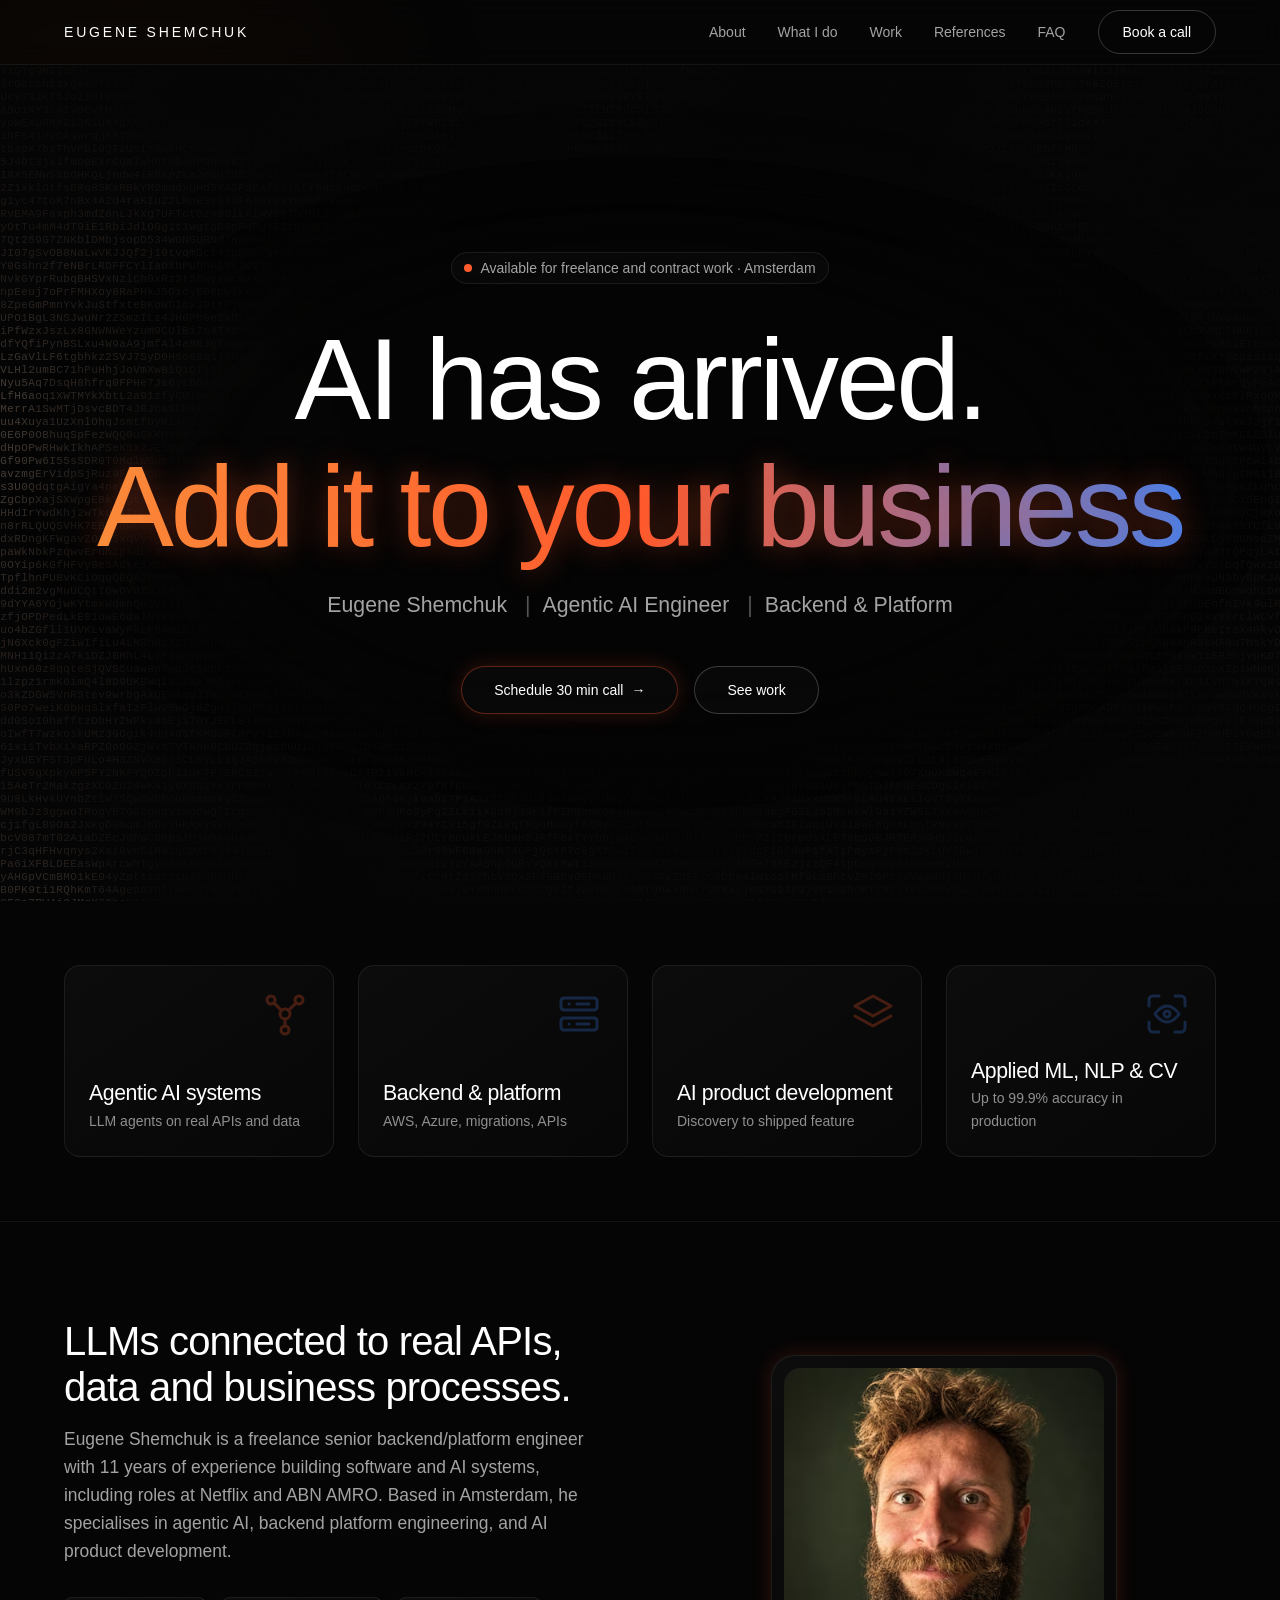
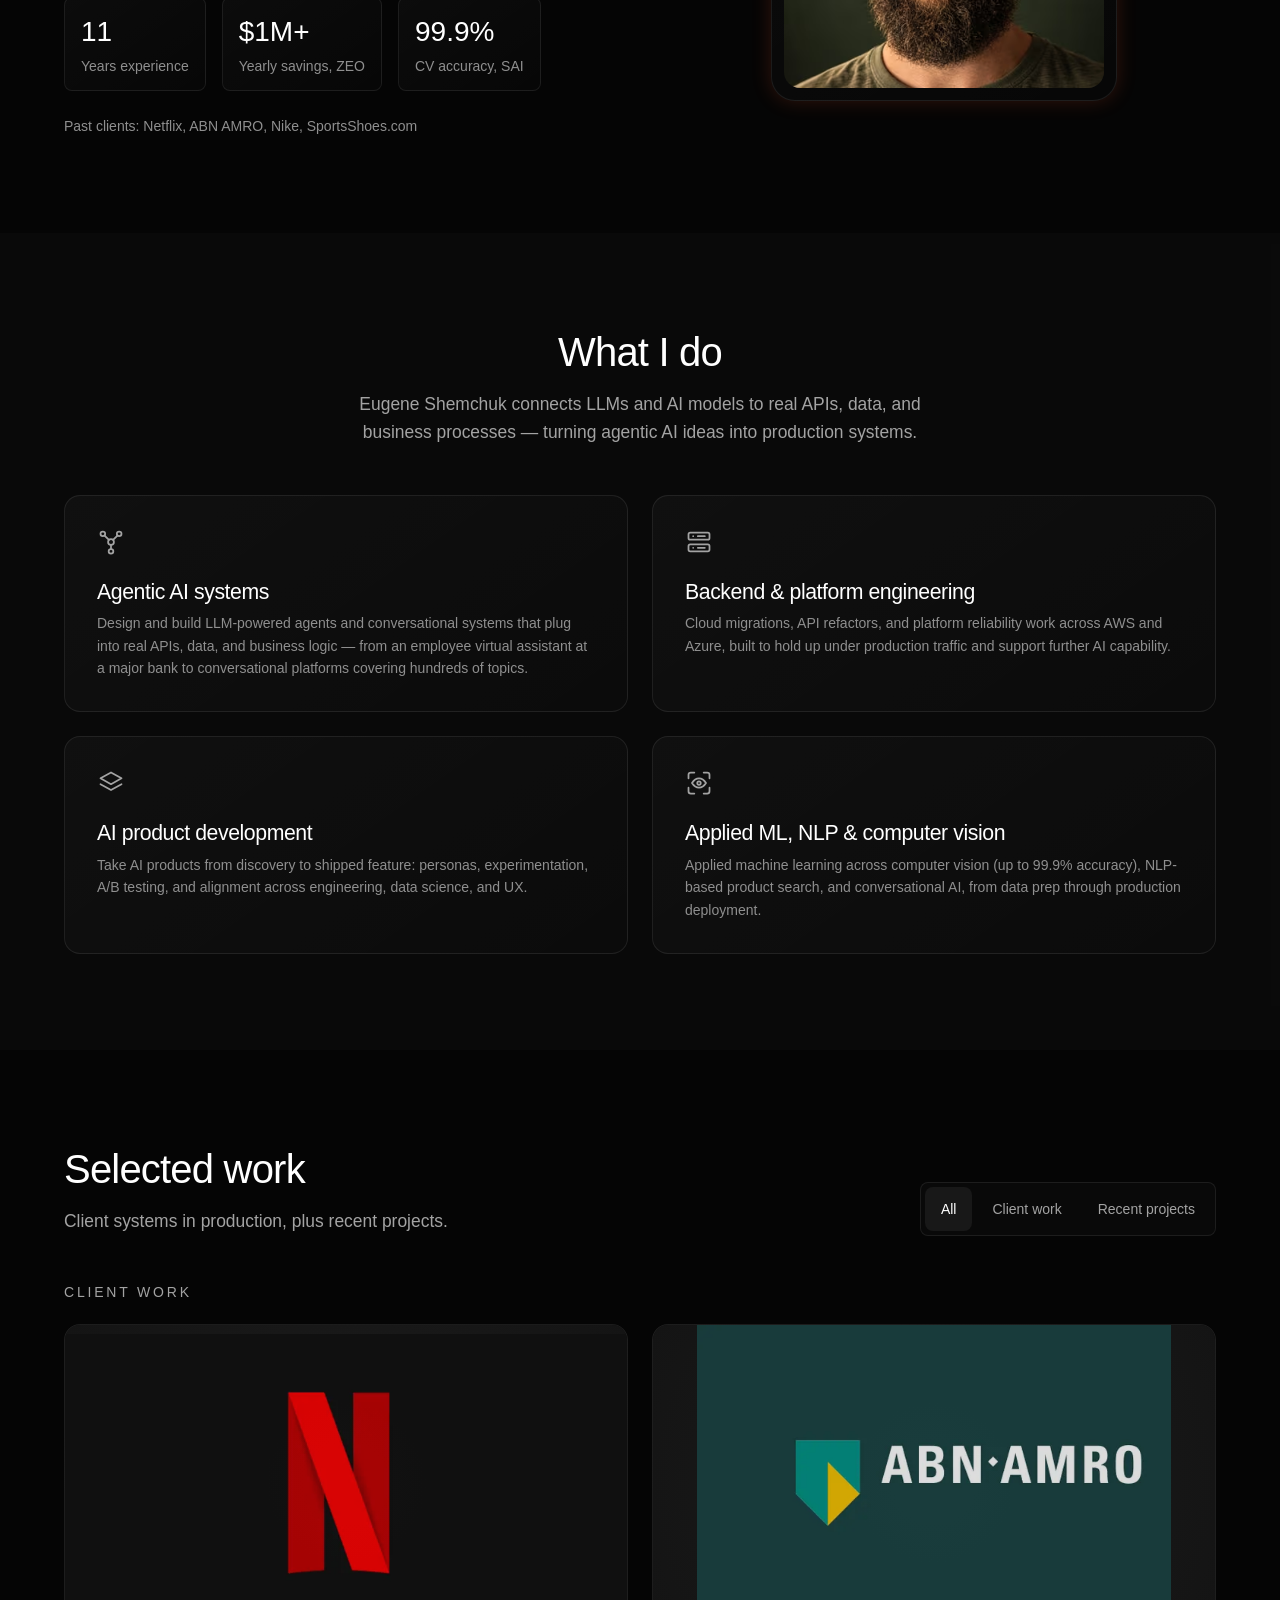
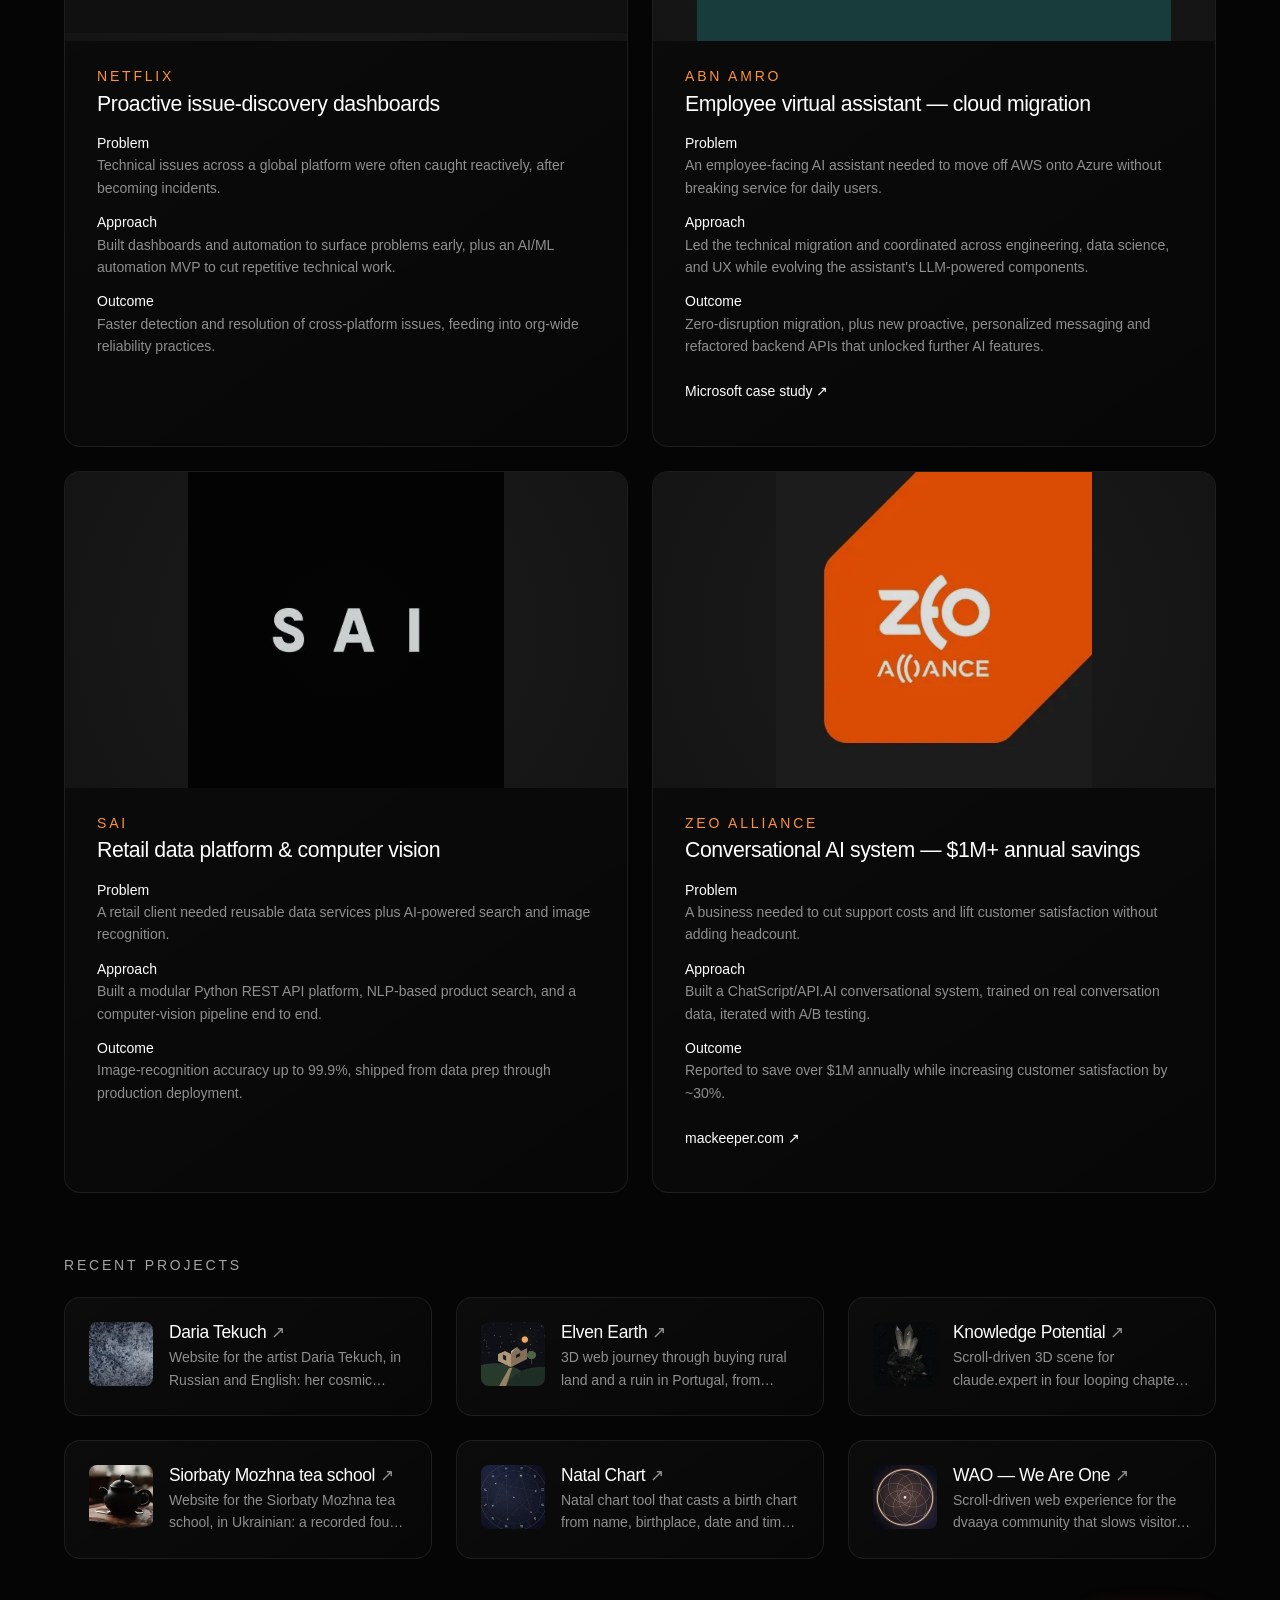
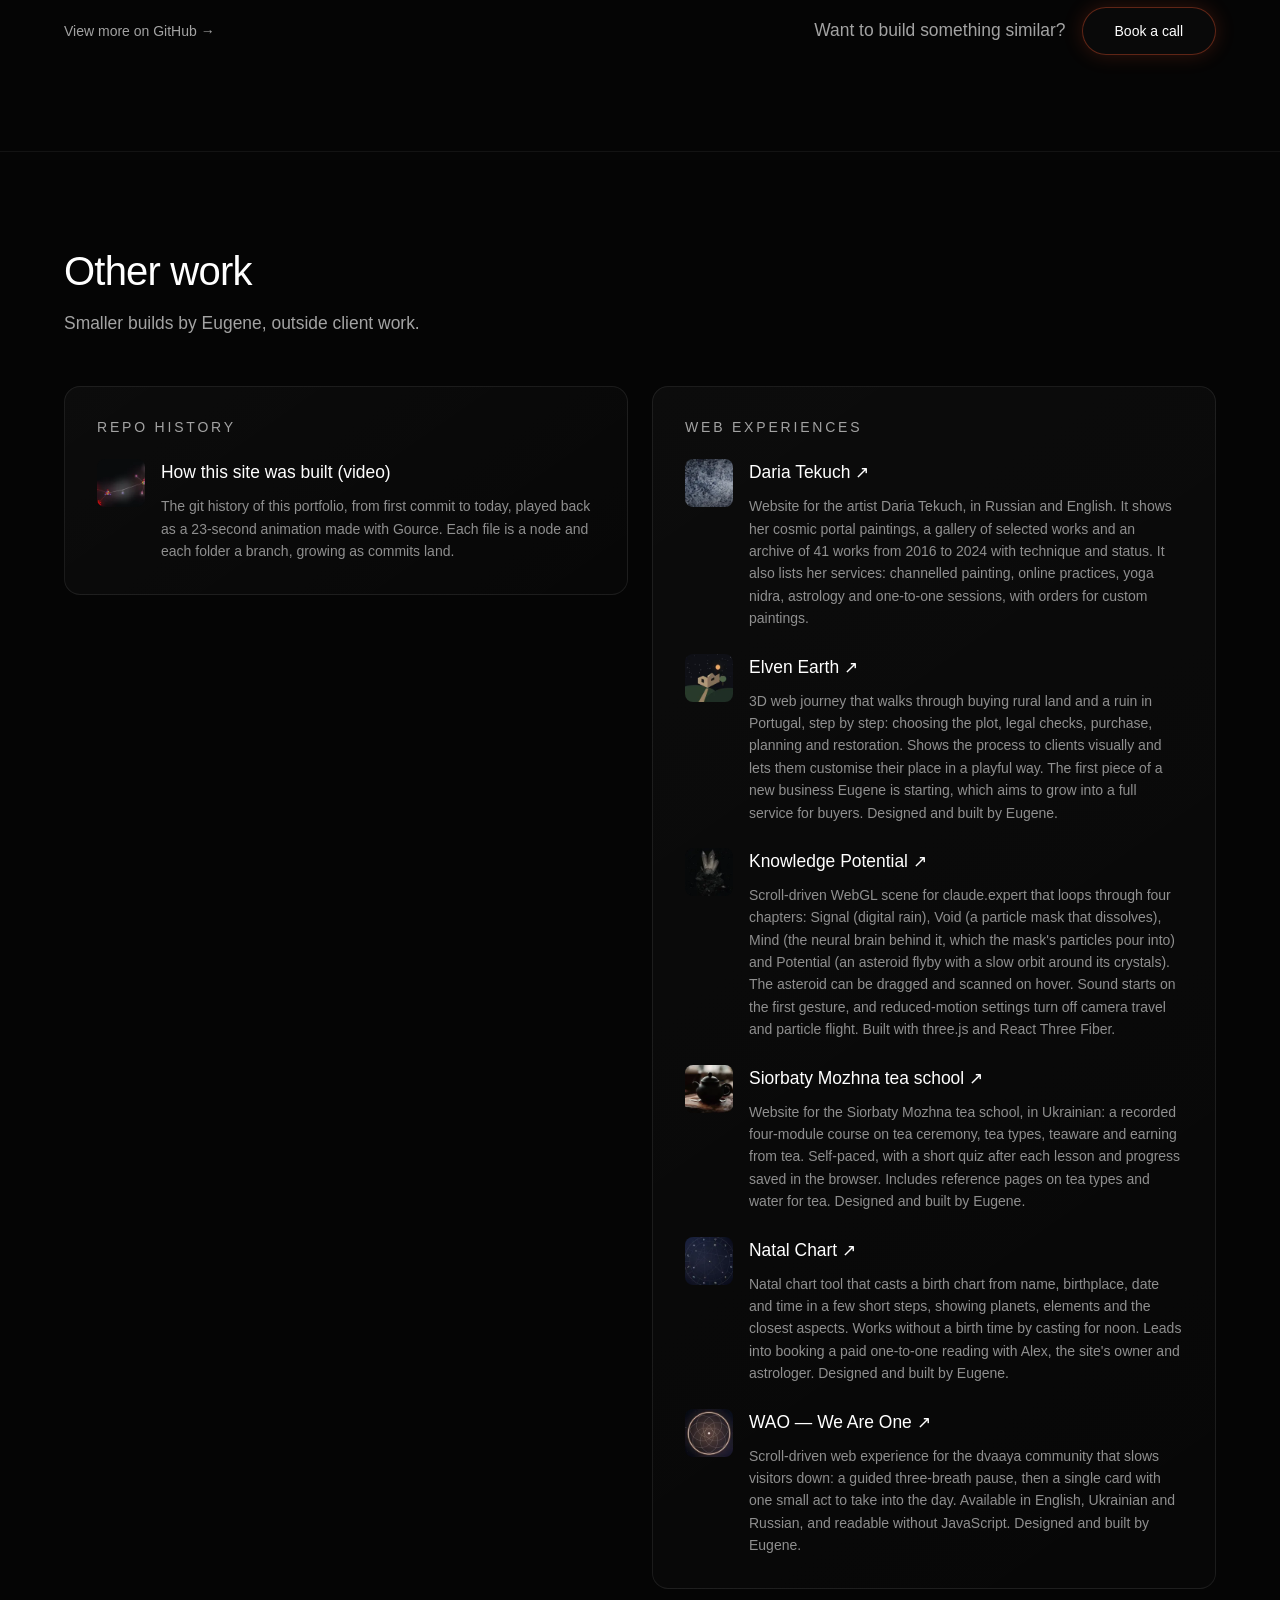
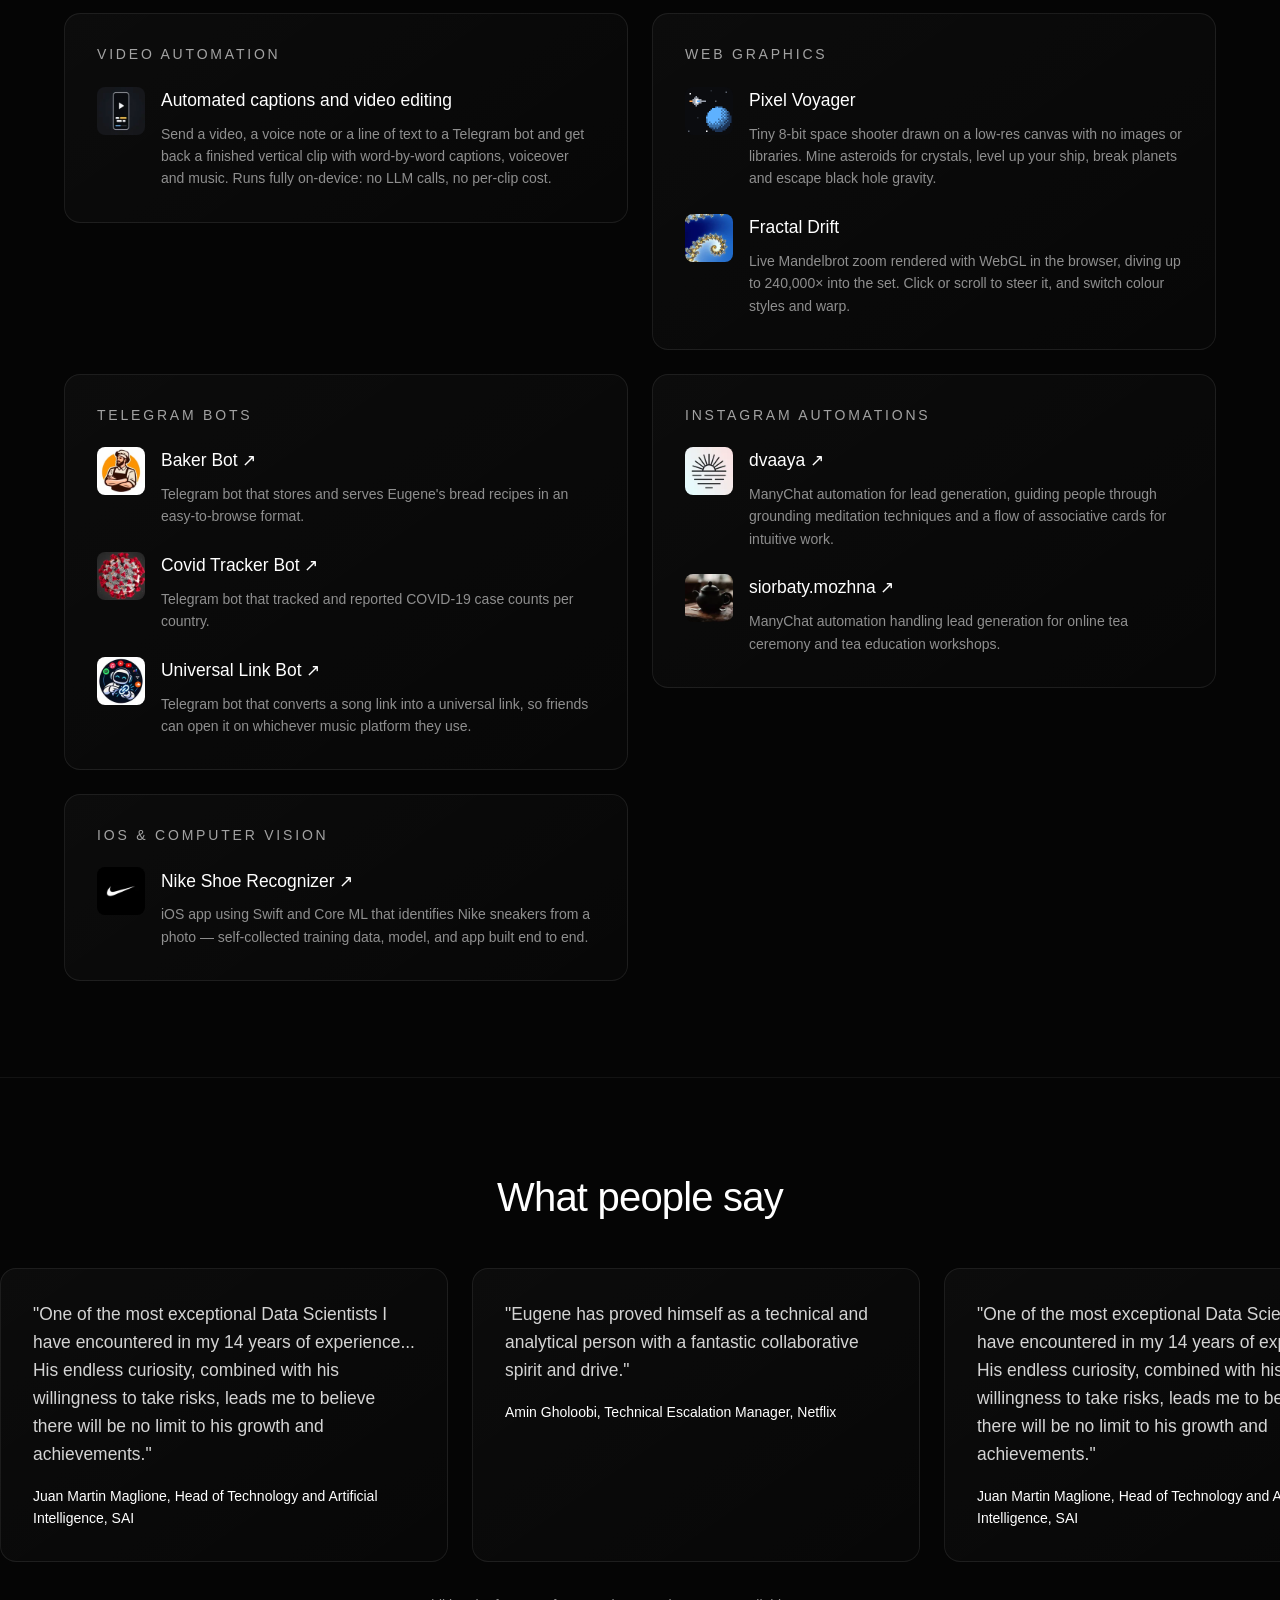
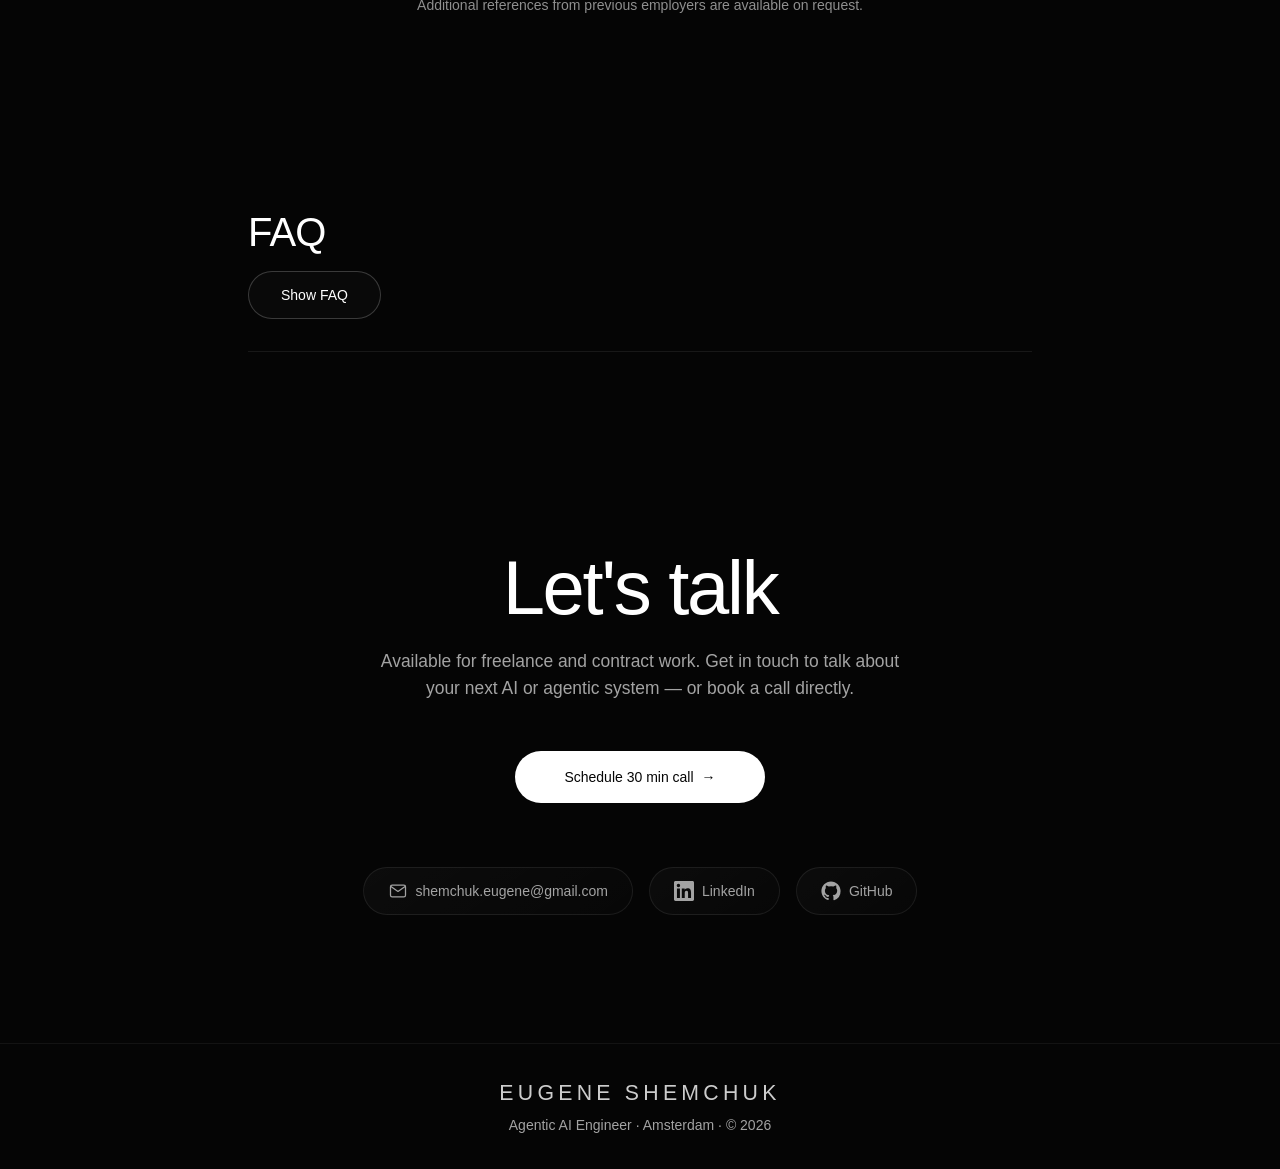
<file: index.html>
<!doctype html>
<html lang="en">
<head>
  <script>document.documentElement.classList.add("js");</script>
  <meta charset="UTF-8" />
  <meta name="viewport" content="width=device-width, initial-scale=1" />
  <title>Eugene Shemchuk — Agentic AI & Platform Engineer, Amsterdam</title>
  <meta name="description" content="Eugene Shemchuk is a freelance senior backend/platform engineer in Amsterdam specialising in agentic AI systems and AI product development. Available for contract work." />
  <link rel="canonical" href="https://eugeneshemchuk.github.io/Portfolio/" />

  <meta property="og:type" content="profile" />
  <meta property="og:title" content="Eugene Shemchuk — Agentic AI & Platform Engineer, Amsterdam" />
  <meta property="og:description" content="Freelance senior backend/platform engineer building agentic AI systems and AI-powered products. Based in Amsterdam, available for contract work." />
  <meta property="og:url" content="https://eugeneshemchuk.github.io/Portfolio/" />
  <meta property="og:image" content="https://eugeneshemchuk.github.io/Portfolio/assets/img/og-image.jpg" />
  <meta property="og:image:width" content="1200" />
  <meta property="og:image:height" content="630" />
  <meta name="twitter:card" content="summary_large_image" />
  <meta name="twitter:title" content="Eugene Shemchuk — Agentic AI & Platform Engineer, Amsterdam" />
  <meta name="twitter:description" content="Freelance senior backend/platform engineer building agentic AI systems and AI-powered products. Based in Amsterdam, available for contract work." />
  <meta name="twitter:image" content="https://eugeneshemchuk.github.io/Portfolio/assets/img/og-image.jpg" />

  <link rel="stylesheet" href="css/tokens.css" />
  <link rel="stylesheet" href="css/base.css" />
  <link rel="stylesheet" href="css/sections.css" />

  <script type="application/ld+json">
  {
    "@context": "https://schema.org",
    "@type": "ProfilePage",
    "mainEntity": {
      "@type": "Person",
      "name": "Eugene Shemchuk",
      "jobTitle": "Senior Backend/Platform Engineer",
      "description": "Freelance senior backend/platform engineer specialising in agentic AI systems and AI product development.",
      "url": "https://eugeneshemchuk.github.io/Portfolio/",
      "image": "https://eugeneshemchuk.github.io/Portfolio/assets/img/eugene-600.jpg",
      "email": "mailto:shemchuk.eugene@gmail.com",
      "knowsAbout": [
        "Agentic AI systems",
        "Large language models",
        "Backend engineering",
        "Platform engineering",
        "AI product development",
        "Machine learning",
        "Natural language processing",
        "Computer vision"
      ],
      "sameAs": [
        "https://www.linkedin.com/in/eugene-shemchuk-2b9158165/",
        "https://github.com/Eugeneshemchuk"
      ],
      "address": {
        "@type": "PostalAddress",
        "addressLocality": "Amsterdam",
        "addressCountry": "NL"
      }
    }
  }
  </script>

  <script type="application/ld+json">
  {
    "@context": "https://schema.org",
    "@type": "FAQPage",
    "mainEntity": [
      {
        "@type": "Question",
        "name": "What does Eugene do?",
        "acceptedAnswer": { "@type": "Answer", "text": "Eugene is a freelance senior backend/platform engineer based in Amsterdam, specialising in agentic AI systems, backend and platform engineering, and AI product development." }
      },
      {
        "@type": "Question",
        "name": "Is Eugene available for freelance work?",
        "acceptedAnswer": { "@type": "Answer", "text": "Yes — Eugene is currently available for freelance and contract engagements." }
      },
      {
        "@type": "Question",
        "name": "How much experience does Eugene have?",
        "acceptedAnswer": { "@type": "Answer", "text": "11 years, spanning software engineering, applied ML/NLP/computer vision, and large-scale platform engineering." }
      },
      {
        "@type": "Question",
        "name": "What companies has Eugene worked with?",
        "acceptedAnswer": { "@type": "Answer", "text": "Netflix, ABN AMRO, Nike, and SportsShoes.com, spanning the entertainment, banking, and retail industries." }
      },
      {
        "@type": "Question",
        "name": "What kind of results has Eugene delivered?",
        "acceptedAnswer": { "@type": "Answer", "text": "Examples include a conversational AI system reported to save $1M+ a year and lift customer satisfaction by 30%, and computer vision systems reaching up to 99.9% accuracy." }
      },
      {
        "@type": "Question",
        "name": "Where is Eugene based, and does he work remotely?",
        "acceptedAnswer": { "@type": "Answer", "text": "Eugene works fully remote with no fixed location ties. He holds legal residence in Amsterdam, Netherlands, where he is registered as a freelancer (eenmanszaak)." }
      },
      {
        "@type": "Question",
        "name": "What AI and LLM technologies does Eugene work with?",
        "acceptedAnswer": { "@type": "Answer", "text": "Agentic workflow design, Model Context Protocol (MCP) server development, Claude API and Claude Code, the OpenAI API, prompt engineering, n8n orchestration, and conversational AI/NLP." }
      },
      {
        "@type": "Question",
        "name": "Has Eugene built MCP-based or agentic systems?",
        "acceptedAnswer": { "@type": "Answer", "text": "Yes — including an MCP server exposing database operations and Claude-powered creative-generation agents as callable tools for Claude Desktop and Claude Code, published as open source on his GitHub." }
      },
      {
        "@type": "Question",
        "name": "What cloud platforms has Eugene worked with?",
        "acceptedAnswer": { "@type": "Answer", "text": "AWS, Microsoft Azure, and Google Cloud Platform — including building the entire Azure side of ABN AMRO's platform during its AWS-to-Azure migration." }
      },
      {
        "@type": "Question",
        "name": "Does Eugene have computer vision or mobile ML experience?",
        "acceptedAnswer": { "@type": "Answer", "text": "Yes — an iOS image-recognition app built with Swift and Core ML reaching 98% accuracy in shoe-model detection, and a computer-vision security system running real-time inference on an Nvidia Jetson Orin Nano." }
      },
      {
        "@type": "Question",
        "name": "How does Eugene evaluate AI systems?",
        "acceptedAnswer": { "@type": "Answer", "text": "Through A/B testing with NPS tracking, held-out validation, error analysis, and human review of low-satisfaction interactions." }
      },
      {
        "@type": "Question",
        "name": "What other measurable results has Eugene delivered?",
        "acceptedAnswer": { "@type": "Answer", "text": "At Netflix, cut incident-response SLA from 10 minutes to 1 minute and built issue-discovery dashboards used by 40 analysts across a 200M+ member platform. Delivered a zero-incident cloud migration at ABN AMRO for a virtual assistant used by 22,000+ employees, and improved a model's accuracy from 50% to 97% through iterative training on an Upwork engagement." }
      },
      {
        "@type": "Question",
        "name": "Does Eugene have open-source work?",
        "acceptedAnswer": { "@type": "Answer", "text": "Yes — including an MCP server (wobbobobo-mcp-server), a Telegram bot that turns streaming song links into universal links (link-swapp), and a calendar-alert tool built on GitHub Actions and Twilio, all public on his GitHub." }
      },
      {
        "@type": "Question",
        "name": "Has Eugene led or mentored teams?",
        "acceptedAnswer": { "@type": "Answer", "text": "Yes — he led a cross-functional team including engineers, a data scientist, and a UX designer at ABN AMRO, and has mentored and onboarded new hires at both ABN AMRO and Netflix." }
      },
      {
        "@type": "Question",
        "name": "What's Eugene's educational background?",
        "acceptedAnswer": { "@type": "Answer", "text": "A Master's degree in Computer Science from Vinnytsia National Technical University (2011–2016), evaluated as equivalent to a Dutch Master's degree." }
      },
      {
        "@type": "Question",
        "name": "Does Eugene hold any professional certifications?",
        "acceptedAnswer": { "@type": "Answer", "text": "Yes — an Incident Responder certification from PagerDuty, dated October 2023." }
      },
      {
        "@type": "Question",
        "name": "What languages does Eugene speak?",
        "acceptedAnswer": { "@type": "Answer", "text": "Ukrainian, English, and Italian, plus basic Dutch." }
      },
      {
        "@type": "Question",
        "name": "How can I get in touch?",
        "acceptedAnswer": { "@type": "Answer", "text": "By email, LinkedIn, GitHub, or by booking a call directly." }
      }
    ]
  }
  </script>
</head>
<body>
  <a class="skip-link" href="#main">Skip to content</a>

  <div class="orbs" aria-hidden="true">
    <div class="orb orb--accent"></div>
    <div class="orb orb--blue"></div>
  </div>

  <header class="site-header">
    <nav class="nav" aria-label="Primary">
      <a class="nav__logo" href="#hero">Eugene Shemchuk</a>
      <button class="nav__toggle" type="button" aria-expanded="false" aria-controls="nav-menu">
        Menu
      </button>
      <ul class="nav__menu" id="nav-menu">
        <li><a href="#about">About</a></li>
        <li><a href="#expertise">What I do</a></li>
        <li><a href="#work">Work</a></li>
        <li><a href="#references">References</a></li>
        <li><a href="#faq">FAQ</a></li>
        <li class="nav__cta-item"><a class="nav__cta" href="https://calendly.com/shemchuk-eugene/30min">Book a call</a></li>
      </ul>
    </nav>
  </header>

  <main id="main">

    <section id="hero" aria-labelledby="hero-heading">
      <canvas class="hero__hash" aria-hidden="true"></canvas>
      <div class="hero__scrim" aria-hidden="true"></div>
      <div class="hero__content">
        <p class="hero__badge"><span class="hero__pulse" aria-hidden="true"></span>Available for freelance and contract work · Amsterdam</p>
        <p class="hero__display">AI has arrived.<br><span class="hero__gradient">Add it to your business</span></p>
        <h1 id="hero-heading" class="hero__title"><span>Eugene Shemchuk</span> <span>Agentic AI Engineer</span> <span>Backend &amp; Platform</span></h1>
        <div class="hero__cta">
          <a class="button button--primary" href="https://calendly.com/shemchuk-eugene/30min">Schedule 30 min call <span aria-hidden="true">→</span></a>
          <a class="button button--secondary" href="#work">See work</a>
        </div>
      </div>
    </section>

    <section class="tiles" aria-labelledby="tiles-heading">
      <div class="container">
        <h2 id="tiles-heading" class="visually-hidden">Capabilities</h2>
        <ul class="tiles__grid">
          <li class="tile" data-tilt>
            <svg class="tile__icon" viewBox="0 0 24 24" width="48" height="48" fill="none" stroke="currentColor" stroke-width="1.5" stroke-linecap="round" stroke-linejoin="round" aria-hidden="true" focusable="false"><circle cx="12" cy="12" r="2.5"/><circle cx="5" cy="5" r="2"/><circle cx="19" cy="5" r="2"/><circle cx="12" cy="20" r="2"/><path d="M6.5 6.5l3.7 3.7M17.5 6.5l-3.7 3.7M12 14.5V18"/></svg>
            <h3><a class="tile__link" href="#expertise">Agentic AI systems</a></h3>
            <p>LLM agents on real APIs and data</p>
          </li>
          <li class="tile tile--blue" data-tilt>
            <svg class="tile__icon" viewBox="0 0 24 24" width="48" height="48" fill="none" stroke="currentColor" stroke-width="1.5" stroke-linecap="round" stroke-linejoin="round" aria-hidden="true" focusable="false"><rect x="3" y="4" width="18" height="6" rx="1.5"/><rect x="3" y="14" width="18" height="6" rx="1.5"/><path d="M7 7h.01M7 17h.01M11 7h6M11 17h6"/></svg>
            <h3><a class="tile__link" href="#expertise">Backend &amp; platform</a></h3>
            <p>AWS, Azure, migrations, APIs</p>
          </li>
          <li class="tile" data-tilt>
            <svg class="tile__icon" viewBox="0 0 24 24" width="48" height="48" fill="none" stroke="currentColor" stroke-width="1.5" stroke-linecap="round" stroke-linejoin="round" aria-hidden="true" focusable="false"><path d="M12 3l9 5-9 5-9-5 9-5z"/><path d="M3 13l9 5 9-5"/></svg>
            <h3><a class="tile__link" href="#expertise">AI product development</a></h3>
            <p>Discovery to shipped feature</p>
          </li>
          <li class="tile tile--blue" data-tilt>
            <svg class="tile__icon" viewBox="0 0 24 24" width="48" height="48" fill="none" stroke="currentColor" stroke-width="1.5" stroke-linecap="round" stroke-linejoin="round" aria-hidden="true" focusable="false"><path d="M3 8V5a2 2 0 0 1 2-2h3M16 3h3a2 2 0 0 1 2 2v3M21 16v3a2 2 0 0 1-2 2h-3M8 21H5a2 2 0 0 1-2-2v-3"/><path d="M6 12s2.5-4 6-4 6 4 6 4-2.5 4-6 4-6-4-6-4z"/><circle cx="12" cy="12" r="1.5"/></svg>
            <h3><a class="tile__link" href="#expertise">Applied ML, NLP &amp; CV</a></h3>
            <p>Up to 99.9% accuracy in production</p>
          </li>
        </ul>
      </div>
    </section>

    <section id="about" aria-labelledby="about-heading">
      <div class="container about__grid">
        <div>
          <h2 id="about-heading">LLMs connected to real APIs, data and business processes.</h2>
          <p class="about__bio">Eugene Shemchuk is a freelance senior backend/platform engineer with 11 years of experience building software and AI systems, including roles at Netflix and ABN AMRO. Based in Amsterdam, he specialises in agentic AI, backend platform engineering, and AI product development.</p>
          <dl class="about__stats">
            <div><dt>Years experience</dt><dd>11</dd></div>
            <div><dt>Yearly savings, ZEO</dt><dd>$1M+</dd></div>
            <div><dt>CV accuracy, SAI</dt><dd>99.9%</dd></div>
          </dl>
          <p class="about__clients">Past clients: Netflix, ABN AMRO, Nike, SportsShoes.com</p>
        </div>
        <div class="about__frame">
          <picture>
            <source
              type="image/avif"
              srcset="assets/img/eugene-400.avif 400w, assets/img/eugene-600.avif 600w"
              sizes="320px"
            />
            <source
              type="image/webp"
              srcset="assets/img/eugene-400.webp 400w, assets/img/eugene-600.webp 600w"
              sizes="320px"
            />
            <img
              src="assets/img/eugene-400.jpg"
              srcset="assets/img/eugene-400.jpg 400w, assets/img/eugene-600.jpg 600w"
              sizes="320px"
              width="320"
              height="320"
              alt="Portrait of Eugene Shemchuk"
              loading="lazy"
            />
          </picture>
        </div>
      </div>
    </section>

    <section id="expertise" aria-labelledby="expertise-heading">
      <div class="container">
        <div class="section-head section-head--center">
          <h2 id="expertise-heading">What I do</h2>
          <p>Eugene Shemchuk connects LLMs and AI models to real APIs, data, and business processes — turning agentic AI ideas into production systems.</p>
        </div>
        <div class="expertise__grid">
          <article class="expertise__card">
            <svg class="expertise__icon" viewBox="0 0 24 24" width="28" height="28" fill="none" stroke="currentColor" stroke-width="1.5" stroke-linecap="round" stroke-linejoin="round" aria-hidden="true" focusable="false"><circle cx="12" cy="12" r="2.5"/><circle cx="5" cy="5" r="2"/><circle cx="19" cy="5" r="2"/><circle cx="12" cy="20" r="2"/><path d="M6.5 6.5l3.7 3.7M17.5 6.5l-3.7 3.7M12 14.5V18"/></svg>
            <h3>Agentic AI systems</h3>
            <p>Design and build LLM-powered agents and conversational systems that plug into real APIs, data, and business logic — from an employee virtual assistant at a major bank to conversational platforms covering hundreds of topics.</p>
          </article>
          <article class="expertise__card expertise__card--blue">
            <svg class="expertise__icon" viewBox="0 0 24 24" width="28" height="28" fill="none" stroke="currentColor" stroke-width="1.5" stroke-linecap="round" stroke-linejoin="round" aria-hidden="true" focusable="false"><rect x="3" y="4" width="18" height="6" rx="1.5"/><rect x="3" y="14" width="18" height="6" rx="1.5"/><path d="M7 7h.01M7 17h.01M11 7h6M11 17h6"/></svg>
            <h3>Backend &amp; platform engineering</h3>
            <p>Cloud migrations, API refactors, and platform reliability work across AWS and Azure, built to hold up under production traffic and support further AI capability.</p>
          </article>
          <article class="expertise__card">
            <svg class="expertise__icon" viewBox="0 0 24 24" width="28" height="28" fill="none" stroke="currentColor" stroke-width="1.5" stroke-linecap="round" stroke-linejoin="round" aria-hidden="true" focusable="false"><path d="M12 3l9 5-9 5-9-5 9-5z"/><path d="M3 13l9 5 9-5"/></svg>
            <h3>AI product development</h3>
            <p>Take AI products from discovery to shipped feature: personas, experimentation, A/B testing, and alignment across engineering, data science, and UX.</p>
          </article>
          <article class="expertise__card expertise__card--blue">
            <svg class="expertise__icon" viewBox="0 0 24 24" width="28" height="28" fill="none" stroke="currentColor" stroke-width="1.5" stroke-linecap="round" stroke-linejoin="round" aria-hidden="true" focusable="false"><path d="M3 8V5a2 2 0 0 1 2-2h3M16 3h3a2 2 0 0 1 2 2v3M21 16v3a2 2 0 0 1-2 2h-3M8 21H5a2 2 0 0 1-2-2v-3"/><path d="M6 12s2.5-4 6-4 6 4 6 4-2.5 4-6 4-6-4-6-4z"/><circle cx="12" cy="12" r="1.5"/></svg>
            <h3>Applied ML, NLP &amp; computer vision</h3>
            <p>Applied machine learning across computer vision (up to 99.9% accuracy), NLP-based product search, and conversational AI, from data prep through production deployment.</p>
          </article>
        </div>
      </div>
    </section>

    <section id="work" aria-labelledby="work-heading">
      <div class="container">
        <div class="work__header">
          <div>
            <h2 id="work-heading">Selected work</h2>
            <p>Client systems in production, plus recent projects.</p>
          </div>
          <div class="work__tabs" role="group" aria-label="Filter work">
            <button type="button" class="work__tab" data-filter="all" aria-pressed="true">All</button>
            <button type="button" class="work__tab" data-filter="client" aria-pressed="false">Client work</button>
            <button type="button" class="work__tab" data-filter="recent" aria-pressed="false">Recent projects</button>
          </div>
        </div>

        <div class="work__group" data-group="client">
          <h3 class="work__group-title">Client work</h3>
          <div class="work__grid">
            <article class="work__card">
              <div class="work__media"><img class="work__visual" src="assets/img/work/netflix.webp" width="790" height="420" alt="" loading="lazy" decoding="async"></div>
              <div class="work__content">
                <p class="work__client">Netflix</p>
                <h4>Proactive issue-discovery dashboards</h4>
                <dl class="work__fields">
                  <div><dt>Problem</dt><dd>Technical issues across a global platform were often caught reactively, after becoming incidents.</dd></div>
                  <div><dt>Approach</dt><dd>Built dashboards and automation to surface problems early, plus an AI/ML automation MVP to cut repetitive technical work.</dd></div>
                  <div><dt>Outcome</dt><dd>Faster detection and resolution of cross-platform issues, feeding into org-wide reliability practices.</dd></div>
                </dl>
              </div>
            </article>
            <article class="work__card">
              <div class="work__media"><img class="work__visual" src="assets/img/work/abn-amro.webp" width="624" height="416" alt="" loading="lazy" decoding="async"></div>
              <div class="work__content">
                <p class="work__client">ABN AMRO</p>
                <h4>Employee virtual assistant — cloud migration</h4>
                <dl class="work__fields">
                  <div><dt>Problem</dt><dd>An employee-facing AI assistant needed to move off AWS onto Azure without breaking service for daily users.</dd></div>
                  <div><dt>Approach</dt><dd>Led the technical migration and coordinated across engineering, data science, and UX while evolving the assistant's LLM-powered components.</dd></div>
                  <div><dt>Outcome</dt><dd>Zero-disruption migration, plus new proactive, personalized messaging and refactored backend APIs that unlocked further AI features.</dd></div>
                </dl>
                <a class="work__link" href="https://learn.microsoft.com/en-us/power-platform/guidance/case-studies/abn-amro-enhances-ai">Microsoft case study ↗</a>
              </div>
            </article>
            <article class="work__card">
              <div class="work__media"><img class="work__visual" src="assets/img/work/sai.webp" width="400" height="400" alt="" loading="lazy" decoding="async"></div>
              <div class="work__content">
                <p class="work__client">SAI</p>
                <h4>Retail data platform &amp; computer vision</h4>
                <dl class="work__fields">
                  <div><dt>Problem</dt><dd>A retail client needed reusable data services plus AI-powered search and image recognition.</dd></div>
                  <div><dt>Approach</dt><dd>Built a modular Python REST API platform, NLP-based product search, and a computer-vision pipeline end to end.</dd></div>
                  <div><dt>Outcome</dt><dd>Image-recognition accuracy up to 99.9%, shipped from data prep through production deployment.</dd></div>
                </dl>
              </div>
            </article>
            <article class="work__card">
              <div class="work__media"><img class="work__visual" src="assets/img/work/zeo-alliance.webp" width="400" height="400" alt="" loading="lazy" decoding="async"></div>
              <div class="work__content">
                <p class="work__client">ZEO Alliance</p>
                <h4>Conversational AI system — $1M+ annual savings</h4>
                <dl class="work__fields">
                  <div><dt>Problem</dt><dd>A business needed to cut support costs and lift customer satisfaction without adding headcount.</dd></div>
                  <div><dt>Approach</dt><dd>Built a ChatScript/API.AI conversational system, trained on real conversation data, iterated with A/B testing.</dd></div>
                  <div><dt>Outcome</dt><dd>Reported to save over $1M annually while increasing customer satisfaction by ~30%.</dd></div>
                </dl>
                <a class="work__link" href="https://mackeeper.com/">mackeeper.com ↗</a>
              </div>
            </article>
          </div>
        </div>

        <div class="work__group" id="recent" data-group="recent">
          <h3 class="work__group-title">Recent projects</h3>
          <!-- Newest first, at most 6 cards: add new ones at the top, drop the oldest past 6 -->
          <ul class="recent__grid">
            <li class="recent__card">
              <img class="recent__thumb" src="assets/img/work/pet-daria-tekuch.webp" width="64" height="64" alt="" loading="lazy" decoding="async">
              <div>
                <h4><a class="recent__link" href="https://dariatekuch.com/">Daria Tekuch <span aria-hidden="true">↗</span></a></h4>
                <p>Website for the artist Daria Tekuch, in Russian and English: her cosmic portal paintings, a gallery and an archive of 41 works from 2016 to 2024, her sessions and practices, and orders for custom paintings.</p>
              </div>
            </li>
            <li class="recent__card">
              <img class="recent__thumb" src="assets/img/work/pet-requinta.webp" width="64" height="64" alt="" loading="lazy" decoding="async">
              <div>
                <h4><a class="recent__link" href="https://elvenearth.com/">Elven Earth <span aria-hidden="true">↗</span></a></h4>
                <p>3D web journey through buying rural land and a ruin in Portugal, from choosing the plot to restoring the house. The first piece of a new service for property selection, legal checks, purchase, planning and restoration.</p>
              </div>
            </li>
            <li class="recent__card">
              <img class="recent__thumb" src="assets/img/work/pet-ore.webp" width="64" height="64" alt="" loading="lazy" decoding="async">
              <div>
                <h4><a class="recent__link" href="https://eugeneshemchuk.github.io/ore/">Knowledge Potential <span aria-hidden="true">↗</span></a></h4>
                <p>Scroll-driven 3D scene for claude.expert in four looping chapters: digital rain, a dissolving particle mask, a neural brain and an asteroid flyby with a crystal close-up. Sound starts on the first click.</p>
              </div>
            </li>
            <li class="recent__card">
              <img class="recent__thumb" src="assets/img/work/pet-siorbaty-mozhna.webp" width="64" height="64" alt="" loading="lazy" decoding="async">
              <div>
                <h4><a class="recent__link" href="https://siorbaty-mozhna.com/">Siorbaty Mozhna tea school <span aria-hidden="true">↗</span></a></h4>
                <p>Website for the Siorbaty Mozhna tea school, in Ukrainian: a recorded four-module course on tea ceremony, tea types, teaware and earning from tea. Self-paced, with a short quiz after each lesson and progress saved in the browser.</p>
              </div>
            </li>
            <li class="recent__card">
              <img class="recent__thumb" src="assets/img/work/pet-natal.webp" width="64" height="64" alt="" loading="lazy" decoding="async">
              <div>
                <h4><a class="recent__link" href="https://natal-harmony.pages.dev/">Natal Chart <span aria-hidden="true">↗</span></a></h4>
                <p>Natal chart tool that casts a birth chart from name, birthplace, date and time in a few short steps, showing planets, elements and the closest aspects.</p>
              </div>
            </li>
            <li class="recent__card">
              <img class="recent__thumb" src="assets/img/work/pet-wao.webp" width="64" height="64" alt="" loading="lazy" decoding="async">
              <div>
                <h4><a class="recent__link" href="https://wao-2ic.pages.dev/">WAO — We Are One <span aria-hidden="true">↗</span></a></h4>
                <p>Scroll-driven web experience for the dvaaya community that slows visitors down: a guided three-breath pause, then a single card with one small act to take into the day.</p>
              </div>
            </li>
          </ul>
        </div>

        <div class="work__footer">
          <a class="work__github" href="https://github.com/Eugeneshemchuk">View more on GitHub →</a>
          <p class="work__cta">Want to build something similar? <a class="button button--primary" href="https://calendly.com/shemchuk-eugene/30min">Book a call</a></p>
        </div>
      </div>
    </section>

    <section id="other-work" aria-labelledby="other-work-heading">
      <div class="container">
        <h2 id="other-work-heading">Other work</h2>
        <p>Smaller builds by Eugene, outside client work.</p>
        <div class="other-work__groups">
          <!-- Newest projects first: add new groups/entries at the top -->
          <div class="other-work__group reveal" data-reveal>
            <h3>Repo history</h3>
            <ul class="other-work__list">
              <li>
                <img class="other-work__thumb" src="assets/img/work/pet-history.webp" width="48" height="48" alt="" loading="lazy" decoding="async">
                <div>
                  <a class="other-work__name" href="assets/video/portfolio-history.mp4">How this site was built (video)</a>
                  <p class="other-work__desc">The git history of this portfolio, from first commit to today, played back as a 23-second animation made with Gource. Each file is a node and each folder a branch, growing as commits land.</p>
                </div>
              </li>
            </ul>
          </div>
          <div class="other-work__group reveal" data-reveal>
            <h3>Web experiences</h3>
            <ul class="other-work__list">
              <li>
                <img class="other-work__thumb" src="assets/img/work/pet-daria-tekuch.webp" width="48" height="48" alt="" loading="lazy" decoding="async">
                <div>
                  <a class="other-work__name" href="https://dariatekuch.com/">Daria Tekuch ↗</a>
                  <p class="other-work__desc">Website for the artist Daria Tekuch, in Russian and English. It shows her cosmic portal paintings, a gallery of selected works and an archive of 41 works from 2016 to 2024 with technique and status. It also lists her services: channelled painting, online practices, yoga nidra, astrology and one-to-one sessions, with orders for custom paintings.</p>
                </div>
              </li>
              <li>
                <img class="other-work__thumb" src="assets/img/work/pet-requinta.webp" width="48" height="48" alt="" loading="lazy" decoding="async">
                <div>
                  <a class="other-work__name" href="https://elvenearth.com/">Elven Earth ↗</a>
                  <p class="other-work__desc">3D web journey that walks through buying rural land and a ruin in Portugal, step by step: choosing the plot, legal checks, purchase, planning and restoration. Shows the process to clients visually and lets them customise their place in a playful way. The first piece of a new business Eugene is starting, which aims to grow into a full service for buyers. Designed and built by Eugene.</p>
                </div>
              </li>
              <li>
                <img class="other-work__thumb" src="assets/img/work/pet-ore.webp" width="48" height="48" alt="" loading="lazy" decoding="async">
                <div>
                  <a class="other-work__name" href="https://eugeneshemchuk.github.io/ore/">Knowledge Potential ↗</a>
                  <p class="other-work__desc">Scroll-driven WebGL scene for claude.expert that loops through four chapters: Signal (digital rain), Void (a particle mask that dissolves), Mind (the neural brain behind it, which the mask's particles pour into) and Potential (an asteroid flyby with a slow orbit around its crystals). The asteroid can be dragged and scanned on hover. Sound starts on the first gesture, and reduced-motion settings turn off camera travel and particle flight. Built with three.js and React Three Fiber.</p>
                </div>
              </li>
              <li>
                <img class="other-work__thumb" src="assets/img/work/pet-siorbaty-mozhna.webp" width="48" height="48" alt="" loading="lazy" decoding="async">
                <div>
                  <a class="other-work__name" href="https://siorbaty-mozhna.com/">Siorbaty Mozhna tea school ↗</a>
                  <p class="other-work__desc">Website for the Siorbaty Mozhna tea school, in Ukrainian: a recorded four-module course on tea ceremony, tea types, teaware and earning from tea. Self-paced, with a short quiz after each lesson and progress saved in the browser. Includes reference pages on tea types and water for tea. Designed and built by Eugene.</p>
                </div>
              </li>
              <li>
                <img class="other-work__thumb" src="assets/img/work/pet-natal.webp" width="48" height="48" alt="" loading="lazy" decoding="async">
                <div>
                  <a class="other-work__name" href="https://natal-harmony.pages.dev/">Natal Chart ↗</a>
                  <p class="other-work__desc">Natal chart tool that casts a birth chart from name, birthplace, date and time in a few short steps, showing planets, elements and the closest aspects. Works without a birth time by casting for noon. Leads into booking a paid one-to-one reading with Alex, the site's owner and astrologer. Designed and built by Eugene.</p>
                </div>
              </li>
              <li>
                <img class="other-work__thumb" src="assets/img/work/pet-wao.webp" width="48" height="48" alt="" loading="lazy" decoding="async">
                <div>
                  <a class="other-work__name" href="https://wao-2ic.pages.dev/">WAO — We Are One ↗</a>
                  <p class="other-work__desc">Scroll-driven web experience for the dvaaya community that slows visitors down: a guided three-breath pause, then a single card with one small act to take into the day. Available in English, Ukrainian and Russian, and readable without JavaScript. Designed and built by Eugene.</p>
                </div>
              </li>
            </ul>
          </div>
          <div class="other-work__group reveal" data-reveal>
            <h3>Video automation</h3>
            <ul class="other-work__list">
              <li>
                <img class="other-work__thumb" src="assets/img/work/pet-clips.webp" width="48" height="48" alt="" loading="lazy" decoding="async">
                <div>
                  <a class="other-work__name" href="clips/">Automated captions and video editing</a>
                  <p class="other-work__desc">Send a video, a voice note or a line of text to a Telegram bot and get back a finished vertical clip with word-by-word captions, voiceover and music. Runs fully on-device: no LLM calls, no per-clip cost.</p>
                </div>
              </li>
            </ul>
          </div>
          <div class="other-work__group reveal" data-reveal>
            <h3>Web graphics</h3>
            <ul class="other-work__list">
              <li>
                <img class="other-work__thumb" src="assets/img/work/pet-game.webp" width="48" height="48" alt="" loading="lazy" decoding="async">
                <div>
                  <a class="other-work__name" href="game/">Pixel Voyager</a>
                  <p class="other-work__desc">Tiny 8-bit space shooter drawn on a low-res canvas with no images or libraries. Mine asteroids for crystals, level up your ship, break planets and escape black hole gravity.</p>
                </div>
              </li>
              <li>
                <img class="other-work__thumb" src="assets/img/work/pet-fractal.webp" width="48" height="48" alt="" loading="lazy" decoding="async">
                <div>
                  <a class="other-work__name" href="fractal/">Fractal Drift</a>
                  <p class="other-work__desc">Live Mandelbrot zoom rendered with WebGL in the browser, diving up to 240,000× into the set. Click or scroll to steer it, and switch colour styles and warp.</p>
                </div>
              </li>
            </ul>
          </div>
          <div class="other-work__group reveal" data-reveal>
            <h3>Telegram bots</h3>
            <ul class="other-work__list">
              <li>
                <img class="other-work__thumb" src="assets/img/work/pet-baker-bot.webp" width="48" height="48" alt="" loading="lazy" decoding="async">
                <div>
                  <a class="other-work__name" href="https://t.me/YourBakerFriendBot">Baker Bot ↗</a>
                  <p class="other-work__desc">Telegram bot that stores and serves Eugene's bread recipes in an easy-to-browse format.</p>
                </div>
              </li>
              <li>
                <img class="other-work__thumb" src="assets/img/work/pet-covid-tracker.webp" width="48" height="48" alt="" loading="lazy" decoding="async">
                <div>
                  <a class="other-work__name" href="https://t.me/TrackingCoronavirusBot">Covid Tracker Bot ↗</a>
                  <p class="other-work__desc">Telegram bot that tracked and reported COVID-19 case counts per country.</p>
                </div>
              </li>
              <li>
                <img class="other-work__thumb" src="assets/img/work/pet-universal-link.webp" width="48" height="48" alt="" loading="lazy" decoding="async">
                <div>
                  <a class="other-work__name" href="https://t.me/uni22bot">Universal Link Bot ↗</a>
                  <p class="other-work__desc">Telegram bot that converts a song link into a universal link, so friends can open it on whichever music platform they use.</p>
                </div>
              </li>
            </ul>
          </div>
          <div class="other-work__group reveal" data-reveal>
            <h3>Instagram automations</h3>
            <ul class="other-work__list">
              <li>
                <img class="other-work__thumb" src="assets/img/work/pet-dvaaya.webp" width="48" height="48" alt="" loading="lazy" decoding="async">
                <div>
                  <a class="other-work__name" href="https://www.instagram.com/dvaaya/">dvaaya ↗</a>
                  <p class="other-work__desc">ManyChat automation for lead generation, guiding people through grounding meditation techniques and a flow of associative cards for intuitive work.</p>
                </div>
              </li>
              <li>
                <img class="other-work__thumb" src="assets/img/work/pet-siorbaty-mozhna.webp" width="48" height="48" alt="" loading="lazy" decoding="async">
                <div>
                  <a class="other-work__name" href="https://www.instagram.com/siorbaty.mozhna/">siorbaty.mozhna ↗</a>
                  <p class="other-work__desc">ManyChat automation handling lead generation for online tea ceremony and tea education workshops.</p>
                </div>
              </li>
            </ul>
          </div>
          <div class="other-work__group reveal" data-reveal>
            <h3>iOS &amp; computer vision</h3>
            <ul class="other-work__list">
              <li>
                <img class="other-work__thumb" src="assets/img/work/pet-nike.webp" width="48" height="48" alt="" loading="lazy" decoding="async">
                <div>
                  <a class="other-work__name" href="https://www.youtube.com/shorts/NH_mX_JKBQo">Nike Shoe Recognizer ↗</a>
                  <p class="other-work__desc">iOS app using Swift and Core ML that identifies Nike sneakers from a photo — self-collected training data, model, and app built end to end.</p>
                </div>
              </li>
            </ul>
          </div>
        </div>
      </div>
    </section>

    <section id="references" aria-labelledby="references-heading">
      <div class="container">
        <div class="section-head section-head--center">
          <h2 id="references-heading">What people say</h2>
        </div>
      </div>
      <div class="marquee">
        <div class="marquee__track">
          <blockquote class="testimonial">
            <p>"One of the most exceptional Data Scientists I have encountered in my 14 years of experience... His endless curiosity, combined with his willingness to take risks, leads me to believe there will be no limit to his growth and achievements."</p>
            <footer>Juan Martin Maglione, Head of Technology and Artificial Intelligence, SAI</footer>
          </blockquote>
          <blockquote class="testimonial">
            <p>"Eugene has proved himself as a technical and analytical person with a fantastic collaborative spirit and drive."</p>
            <footer>Amin Gholoobi, Technical Escalation Manager, Netflix</footer>
          </blockquote>
        </div>
      </div>
      <div class="container">
        <p class="references__note">Additional references from previous employers are available on request.</p>
      </div>
    </section>

    <section id="faq" aria-labelledby="faq-heading">
      <div class="container">
        <h2 id="faq-heading">FAQ</h2>
        <button type="button" class="button button--secondary faq__toggle" aria-expanded="false" aria-controls="faq-list">Show FAQ</button>
        <div class="faq__reveal" id="faq-list">
        <div class="faq__list">
          <details class="faq__item">
            <summary>What does Eugene do?</summary>
            <p>Eugene is a freelance senior backend/platform engineer based in Amsterdam, specialising in agentic AI systems, backend and platform engineering, and AI product development.</p>
          </details>
          <details class="faq__item">
            <summary>Is Eugene available for freelance work?</summary>
            <p>Yes — Eugene is currently available for freelance and contract engagements.</p>
          </details>
          <details class="faq__item">
            <summary>How much experience does Eugene have?</summary>
            <p>11 years, spanning software engineering, applied ML/NLP/computer vision, and large-scale platform engineering.</p>
          </details>
          <details class="faq__item">
            <summary>What companies has Eugene worked with?</summary>
            <p>Netflix, ABN AMRO, Nike, and SportsShoes.com, spanning the entertainment, banking, and retail industries.</p>
          </details>
          <details class="faq__item">
            <summary>What kind of results has Eugene delivered?</summary>
            <p>Examples include a conversational AI system reported to save $1M+ a year and lift customer satisfaction by 30%, and computer vision systems reaching up to 99.9% accuracy.</p>
          </details>
          <details class="faq__item">
            <summary>Where is Eugene based, and does he work remotely?</summary>
            <p>Eugene works fully remote with no fixed location ties. He holds legal residence in Amsterdam, Netherlands, where he is registered as a freelancer (eenmanszaak).</p>
          </details>
          <details class="faq__item">
            <summary>What AI and LLM technologies does Eugene work with?</summary>
            <p>Agentic workflow design, Model Context Protocol (MCP) server development, Claude API and Claude Code, the OpenAI API, prompt engineering, n8n orchestration, and conversational AI/NLP.</p>
          </details>
          <details class="faq__item">
            <summary>Has Eugene built MCP-based or agentic systems?</summary>
            <p>Yes — including an MCP server exposing database operations and Claude-powered creative-generation agents as callable tools for Claude Desktop and Claude Code, published as open source on his GitHub.</p>
          </details>
          <details class="faq__item">
            <summary>What cloud platforms has Eugene worked with?</summary>
            <p>AWS, Microsoft Azure, and Google Cloud Platform — including building the entire Azure side of ABN AMRO's platform during its AWS-to-Azure migration.</p>
          </details>
          <details class="faq__item">
            <summary>Does Eugene have computer vision or mobile ML experience?</summary>
            <p>Yes — an iOS image-recognition app built with Swift and Core ML reaching 98% accuracy in shoe-model detection, and a computer-vision security system running real-time inference on an Nvidia Jetson Orin Nano.</p>
          </details>
          <details class="faq__item">
            <summary>How does Eugene evaluate AI systems?</summary>
            <p>Through A/B testing with NPS tracking, held-out validation, error analysis, and human review of low-satisfaction interactions.</p>
          </details>
          <details class="faq__item">
            <summary>What other measurable results has Eugene delivered?</summary>
            <p>At Netflix, cut incident-response SLA from 10 minutes to 1 minute and built issue-discovery dashboards used by 40 analysts across a 200M+ member platform. Delivered a zero-incident cloud migration at ABN AMRO for a virtual assistant used by 22,000+ employees, and improved a model's accuracy from 50% to 97% through iterative training on an Upwork engagement.</p>
          </details>
          <details class="faq__item">
            <summary>Does Eugene have open-source work?</summary>
            <p>Yes — including an MCP server (wobbobobo-mcp-server), a Telegram bot that turns streaming song links into universal links (link-swapp), and a calendar-alert tool built on GitHub Actions and Twilio, all public on his GitHub.</p>
          </details>
          <details class="faq__item">
            <summary>Has Eugene led or mentored teams?</summary>
            <p>Yes — he led a cross-functional team including engineers, a data scientist, and a UX designer at ABN AMRO, and has mentored and onboarded new hires at both ABN AMRO and Netflix.</p>
          </details>
          <details class="faq__item">
            <summary>What's Eugene's educational background?</summary>
            <p>A Master's degree in Computer Science from Vinnytsia National Technical University (2011–2016), evaluated as equivalent to a Dutch Master's degree.</p>
          </details>
          <details class="faq__item">
            <summary>Does Eugene hold any professional certifications?</summary>
            <p>Yes — an Incident Responder certification from PagerDuty, dated October 2023.</p>
          </details>
          <details class="faq__item">
            <summary>What languages does Eugene speak?</summary>
            <p>Ukrainian, English, and Italian, plus basic Dutch.</p>
          </details>
          <details class="faq__item">
            <summary>How can I get in touch?</summary>
            <p>By email, LinkedIn, GitHub, or by booking a call directly — see the contact section below.</p>
          </details>
        </div>
        </div>
      </div>
    </section>

    <section id="contact" aria-labelledby="contact-heading">
      <div class="container">
        <h2 id="contact-heading">Let's talk</h2>
        <p class="contact__lede">Available for freelance and contract work. Get in touch to talk about your next AI or agentic system — or book a call directly.</p>
        <a class="button button--light contact__cta" href="https://calendly.com/shemchuk-eugene/30min">Schedule 30 min call <span aria-hidden="true">→</span></a>
        <ul class="contact__links">
          <li>
            <a href="mailto:shemchuk&#46;eugene&#64;gmail&#46;com">
              <svg viewBox="0 0 24 24" width="20" height="20" fill="none" stroke="currentColor" stroke-width="1.5" stroke-linecap="round" stroke-linejoin="round" aria-hidden="true" focusable="false"><rect x="3" y="5" width="18" height="14" rx="2"/><path d="M3.5 6.5l8.5 6 8.5-6"/></svg>
              shemchuk&#46;eugene&#64;gmail&#46;com
            </a>
          </li>
          <li>
            <a href="https://www.linkedin.com/in/eugene-shemchuk-2b9158165/">
              <svg viewBox="0 0 24 24" width="20" height="20" fill="currentColor" aria-hidden="true" focusable="false"><path d="M20.45 20.45h-3.56v-5.57c0-1.33-.02-3.04-1.85-3.04-1.85 0-2.14 1.45-2.14 2.94v5.67H9.35V9h3.41v1.56h.05c.48-.9 1.64-1.85 3.37-1.85 3.6 0 4.27 2.37 4.27 5.46v6.28zM5.34 7.43a2.06 2.06 0 1 1 0-4.13 2.06 2.06 0 0 1 0 4.13zM7.12 20.45H3.56V9h3.56v11.45zM22.22 0H1.77C.79 0 0 .77 0 1.73v20.54C0 23.23.79 24 1.77 24h20.45c.98 0 1.78-.77 1.78-1.73V1.73C24 .77 23.2 0 22.22 0z"/></svg>
              LinkedIn
            </a>
          </li>
          <li>
            <a href="https://github.com/Eugeneshemchuk">
              <svg viewBox="0 0 24 24" width="20" height="20" fill="currentColor" aria-hidden="true" focusable="false"><path d="M12 .5C5.65.5.5 5.65.5 12c0 5.08 3.29 9.39 7.86 10.91.58.1.79-.25.79-.56v-2c-3.2.7-3.87-1.37-3.87-1.37-.52-1.33-1.28-1.68-1.28-1.68-1.05-.72.08-.7.08-.7 1.16.08 1.77 1.19 1.77 1.19 1.03 1.77 2.7 1.26 3.36.96.1-.75.4-1.26.73-1.55-2.56-.29-5.25-1.28-5.25-5.68 0-1.26.45-2.28 1.19-3.09-.12-.29-.52-1.46.11-3.05 0 0 .97-.31 3.17 1.18a11 11 0 0 1 5.77 0c2.2-1.49 3.17-1.18 3.17-1.18.63 1.59.23 2.76.11 3.05.74.81 1.19 1.83 1.19 3.09 0 4.41-2.69 5.38-5.26 5.67.41.36.78 1.06.78 2.14v3.17c0 .31.21.67.8.56A11.5 11.5 0 0 0 23.5 12C23.5 5.65 18.35.5 12 .5z"/></svg>
              GitHub
            </a>
          </li>
        </ul>
      </div>
    </section>
  </main>

  <footer class="site-footer">
    <p class="site-footer__name">Eugene Shemchuk</p>
    <p>Agentic AI Engineer · Amsterdam · &copy; 2026</p>
  </footer>
  <script src="js/nav.js" defer></script>
  <script src="js/hash.js" defer></script>
  <script src="js/egg.js" defer></script>
</body>
</html>
</file>
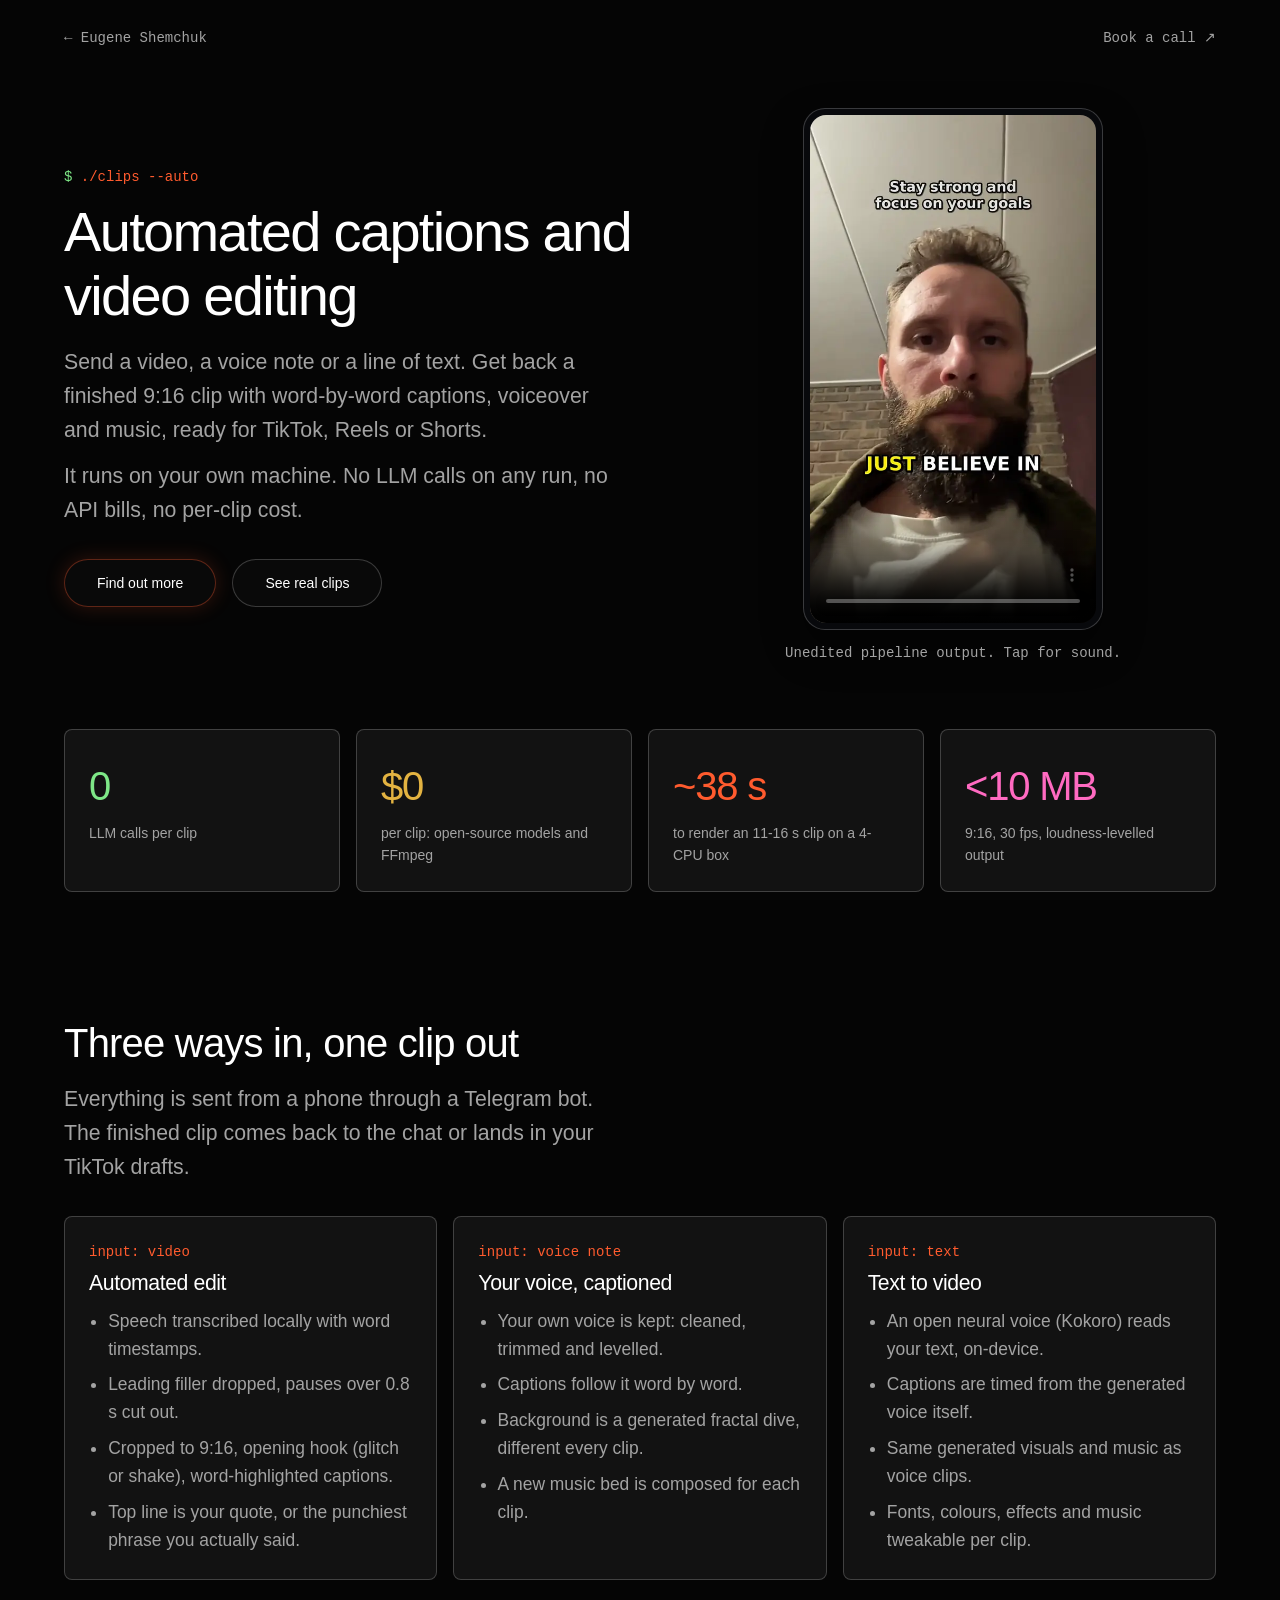
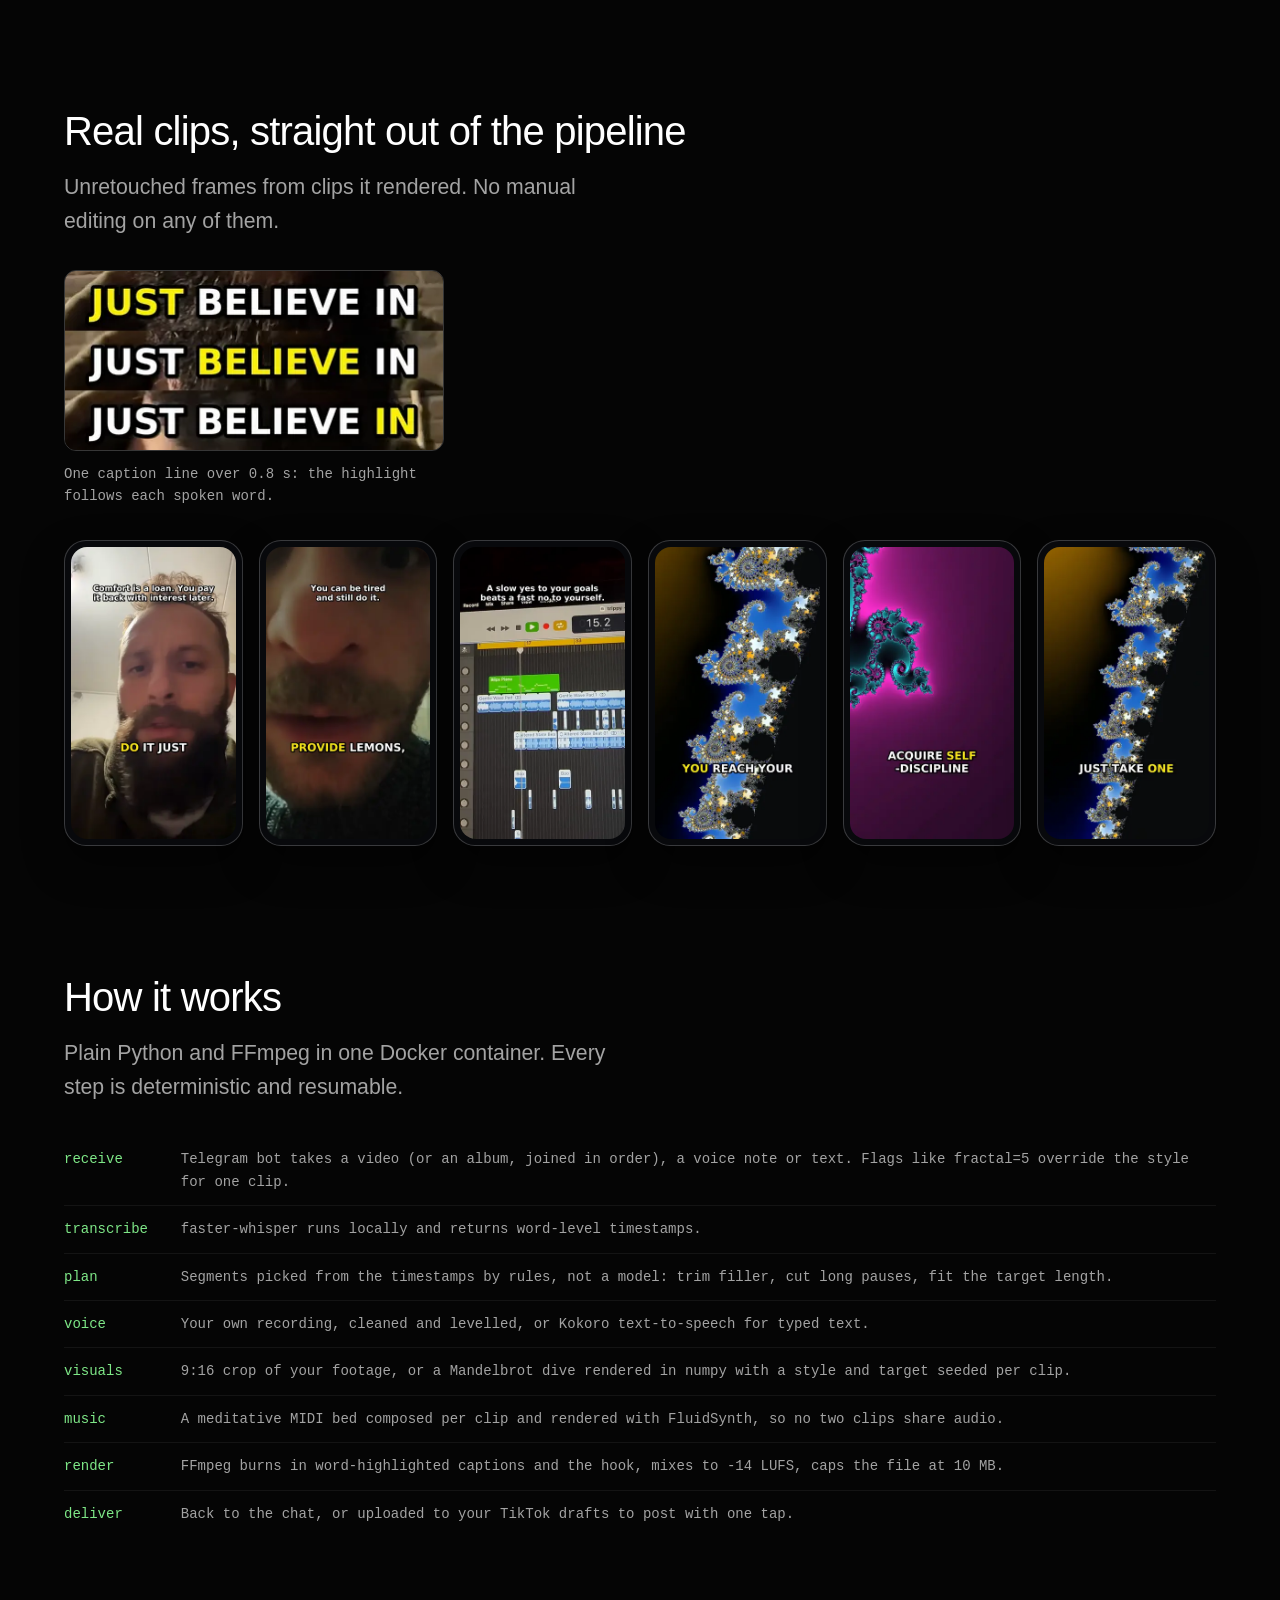
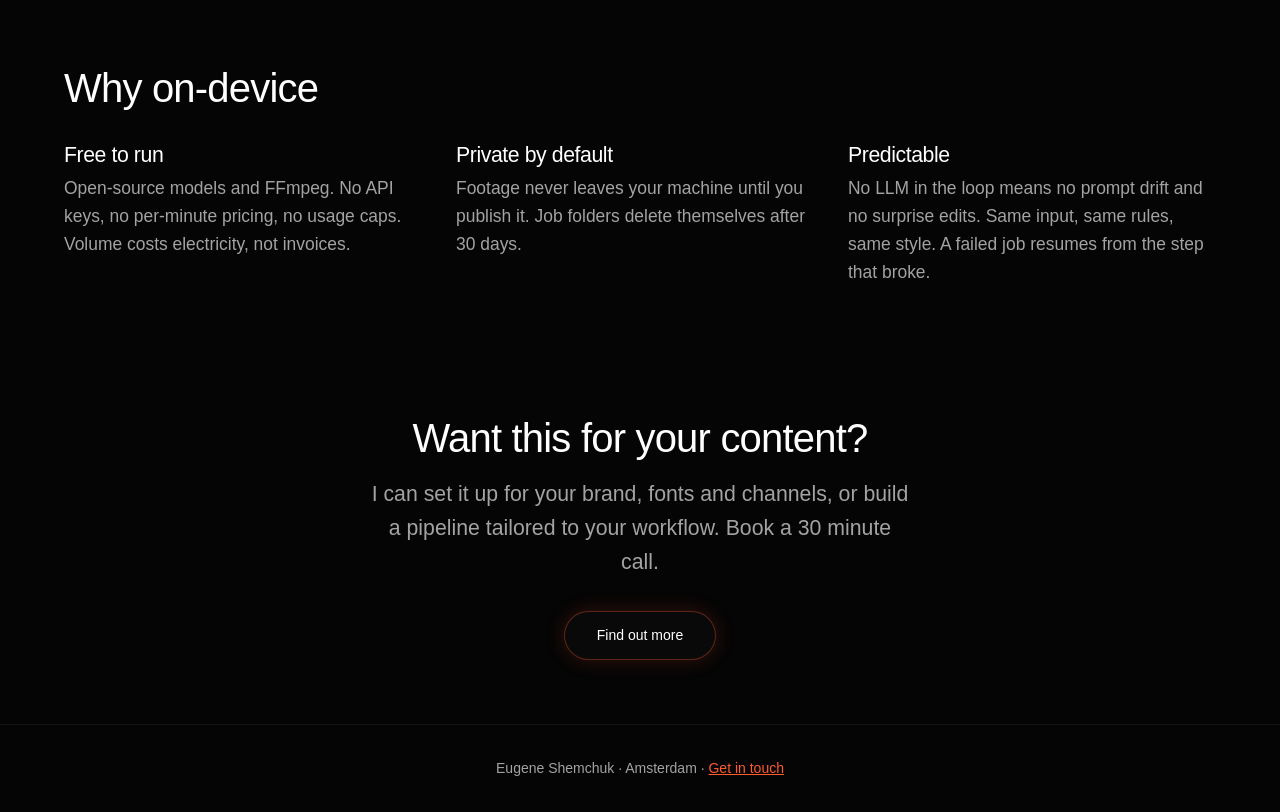
<file: clips/index.html>
<!doctype html>
<html lang="en">
<head>
  <meta charset="utf-8" />
  <meta name="viewport" content="width=device-width, initial-scale=1" />
  <title>Automated captions and video editing · Eugene Shemchuk</title>
  <meta name="description" content="An on-device pipeline that turns a video, a voice note or a line of text into a finished vertical clip with word-by-word captions, voiceover and music. No LLM calls and no per-clip cost." />
  <link rel="canonical" href="https://eugeneshemchuk.github.io/Portfolio/clips/" />
  <meta property="og:type" content="website" />
  <meta property="og:title" content="Automated captions and video editing" />
  <meta property="og:description" content="Video, voice or text in. Captioned, edited vertical clip out. Runs on-device, no LLM calls, no per-clip cost." />
  <meta property="og:url" content="https://eugeneshemchuk.github.io/Portfolio/clips/" />
  <meta property="og:image" content="https://eugeneshemchuk.github.io/Portfolio/assets/img/clips/card-960.webp" />
  <link rel="stylesheet" href="../css/tokens.css" />
  <link rel="stylesheet" href="../css/base.css" />
  <style>
    .top { display: flex; align-items: center; justify-content: space-between; gap: var(--space-4); max-width: var(--content-max-width); margin-inline: auto; padding: var(--space-4) var(--gutter); }
    .back { display: inline-flex; align-items: center; min-height: 44px; font-family: var(--font-mono); font-size: var(--fs-sm); color: var(--color-text-muted); text-decoration: none; }
    .back:hover { color: var(--color-text); }
    main section { padding-block: var(--space-8); }
    h2 { font-size: var(--fs-xl); margin-bottom: var(--space-4); }
    .lede { color: var(--color-text-muted); font-size: var(--fs-md); max-width: 46ch; }
    .lede + .lede { margin-top: var(--space-3); }

    /* Hero */
    .hero { display: grid; gap: var(--space-7); align-items: center; padding-block-start: var(--space-6); }
    .hero h1 { font-size: var(--fs-2xl); line-height: var(--line-height-tight); letter-spacing: var(--tracking-display); margin-bottom: var(--space-4); }
    .cta { display: flex; flex-wrap: wrap; gap: var(--space-4); margin-top: var(--space-6); }
    .hero__demo { display: flex; flex-direction: column; align-items: center; gap: var(--space-3); margin: 0; }
    .hero__demo .phone { width: 72%; max-width: 300px; }
    .hero__demo figcaption, .highlight figcaption { font-family: var(--font-mono); font-size: var(--fs-sm); color: var(--color-text-muted); }

    /* Word-highlight proof strip */
    .highlight { margin: var(--space-6) 0 0; max-width: 380px; }
    .highlight img { display: block; width: 100%; height: auto; border-radius: 12px; border: 1px solid var(--color-border); margin-bottom: var(--space-3); }

    /* Phone frame around a 9:16 screenshot */
    .phone { margin: 0; padding: 6px; background: #08090c; border: 1px solid var(--color-border); border-radius: 22px; box-shadow: 0 18px 40px rgb(0 0 0 / 0.45); }
    .phone img, .phone video { display: block; width: 100%; height: auto; border-radius: 16px; }

    /* Facts strip */
    .facts { display: grid; grid-template-columns: repeat(2, minmax(0, 1fr)); gap: var(--space-4); margin: 0; }
    .facts > div { padding: var(--space-5); background: var(--color-surface); border: 1px solid var(--color-border); border-radius: var(--radius-md); }
    .facts dt { font-size: var(--fs-xl); font-weight: var(--font-weight-bold); letter-spacing: var(--tracking-display); }
    .facts dd { margin: var(--space-1) 0 0; color: var(--color-text-muted); font-size: var(--fs-sm); }
    .facts > div:nth-child(1) dt { color: var(--color-syntax-green); }
    .facts > div:nth-child(2) dt { color: var(--color-syntax-amber); }
    .facts > div:nth-child(3) dt { color: var(--color-accent); }
    .facts > div:nth-child(4) dt { color: var(--color-syntax-pink); }

    /* Inputs */
    .inputs { display: grid; gap: var(--space-4); margin-top: var(--space-6); }
    .inputs article { padding: var(--space-5); background: var(--color-surface); border: 1px solid var(--color-border); border-radius: var(--radius-md); }
    .inputs h3 { font-size: var(--fs-md); margin-bottom: var(--space-3); }
    .inputs .tag { display: block; margin-bottom: var(--space-2); font-family: var(--font-mono); font-size: var(--fs-sm); color: var(--color-accent); }
    .inputs ul { margin: 0; padding-left: 1.1em; color: var(--color-text-muted); }
    .inputs li + li { margin-top: var(--space-2); }

    /* Gallery */
    .gallery { display: grid; grid-template-columns: repeat(2, minmax(0, 1fr)); gap: var(--space-5) var(--space-4); margin-top: var(--space-6); padding: 0; list-style: none; }
    .gallery figcaption { margin-top: var(--space-3); font-family: var(--font-mono); font-size: var(--fs-sm); color: var(--color-text-muted); }
    .gallery figcaption b { display: block; color: var(--color-text); font-weight: var(--font-weight-regular); }

    /* Pipeline log */
    .log { margin: var(--space-6) 0 0; padding: 0; list-style: none; font-family: var(--font-mono); font-size: var(--fs-sm); }
    .log li { display: grid; grid-template-columns: 9ch minmax(0, 1fr); gap: var(--space-4); padding-block: var(--space-3); border-top: 1px solid var(--color-border-soft); }
    .log li:first-child { border-top: 0; }
    .log b { color: var(--color-syntax-green); font-weight: var(--font-weight-regular); }
    .log span { color: var(--color-text-muted); }

    .why { display: grid; gap: var(--space-5); margin-top: var(--space-6); }
    .why h3 { font-size: var(--fs-md); margin-bottom: var(--space-2); }
    .why p { color: var(--color-text-muted); }

    .final { text-align: center; }
    .final .lede { margin-inline: auto; }
    .final .cta { justify-content: center; }

    @media (min-width: 768px) {
      .hero { grid-template-columns: minmax(0, 1.1fr) minmax(0, 1fr); }
      .facts { grid-template-columns: repeat(4, minmax(0, 1fr)); }
      .inputs { grid-template-columns: repeat(3, minmax(0, 1fr)); }
      .gallery { grid-template-columns: repeat(3, minmax(0, 1fr)); gap: var(--space-6); }
      .why { grid-template-columns: repeat(3, minmax(0, 1fr)); }
      .log li { grid-template-columns: 12ch minmax(0, 1fr); }
    }
    @media (min-width: 1024px) {
      .gallery { grid-template-columns: repeat(6, minmax(0, 1fr)); gap: var(--space-4); }
    }
  </style>
</head>
<body>
  <a class="skip-link" href="#main">Skip to content</a>
  <header class="top">
    <a class="back" href="../">← Eugene Shemchuk</a>
    <a class="back" href="https://calendly.com/shemchuk-eugene/30min">Book a call ↗</a>
  </header>

  <main id="main" class="container">
    <section class="hero" aria-labelledby="hero-heading">
      <div>
        <p class="eyebrow">$ ./clips --auto</p>
        <h1 id="hero-heading">Automated captions and video editing</h1>
        <p class="lede">Send a video, a voice note or a line of text. Get back a finished 9:16 clip with word-by-word captions, voiceover and music, ready for TikTok, Reels or Shorts.</p>
        <p class="lede">It runs on your own machine. No LLM calls on any run, no API bills, no per-clip cost.</p>
        <div class="cta">
          <a class="button button--primary" href="https://calendly.com/shemchuk-eugene/30min">Find out more</a>
          <a class="button button--secondary" href="#clips">See real clips</a>
        </div>
      </div>
      <figure class="hero__demo">
        <div class="phone">
          <video class="demo-video" src="../assets/video/clips-demo-540.mp4" poster="../assets/img/clips/demo-poster.webp" width="540" height="960" muted loop playsinline controls preload="none" aria-label="A 9-second clip rendered by the pipeline from a raw selfie video: cropped to 9:16, quote on top, captions highlighted word by word"></video>
        </div>
        <figcaption>Unedited pipeline output. Tap for sound.</figcaption>
      </figure>
    </section>

    <section aria-label="Key facts" style="padding-block-start: 0;">
      <dl class="facts">
        <div><dt>0</dt><dd>LLM calls per clip</dd></div>
        <div><dt>$0</dt><dd>per clip: open-source models and FFmpeg</dd></div>
        <div><dt>~38 s</dt><dd>to render an 11-16 s clip on a 4-CPU box</dd></div>
        <div><dt>&lt;10 MB</dt><dd>9:16, 30 fps, loudness-levelled output</dd></div>
      </dl>
    </section>

    <section aria-labelledby="inputs-heading">
      <h2 id="inputs-heading">Three ways in, one clip out</h2>
      <p class="lede">Everything is sent from a phone through a Telegram bot. The finished clip comes back to the chat or lands in your TikTok drafts.</p>
      <div class="inputs">
        <article>
          <span class="tag">input: video</span>
          <h3>Automated edit</h3>
          <ul>
            <li>Speech transcribed locally with word timestamps.</li>
            <li>Leading filler dropped, pauses over 0.8 s cut out.</li>
            <li>Cropped to 9:16, opening hook (glitch or shake), word-highlighted captions.</li>
            <li>Top line is your quote, or the punchiest phrase you actually said.</li>
          </ul>
        </article>
        <article>
          <span class="tag">input: voice note</span>
          <h3>Your voice, captioned</h3>
          <ul>
            <li>Your own voice is kept: cleaned, trimmed and levelled.</li>
            <li>Captions follow it word by word.</li>
            <li>Background is a generated fractal dive, different every clip.</li>
            <li>A new music bed is composed for each clip.</li>
          </ul>
        </article>
        <article>
          <span class="tag">input: text</span>
          <h3>Text to video</h3>
          <ul>
            <li>An open neural voice (Kokoro) reads your text, on-device.</li>
            <li>Captions are timed from the generated voice itself.</li>
            <li>Same generated visuals and music as voice clips.</li>
            <li>Fonts, colours, effects and music tweakable per clip.</li>
          </ul>
        </article>
      </div>
    </section>

    <section id="clips" aria-labelledby="clips-heading">
      <h2 id="clips-heading">Real clips, straight out of the pipeline</h2>
      <p class="lede">Unretouched frames from clips it rendered. No manual editing on any of them.</p>
      <figure class="highlight">
        <img src="../assets/img/clips/highlight-760.webp" srcset="../assets/img/clips/highlight-380.webp 380w, ../assets/img/clips/highlight-760.webp 760w" sizes="(min-width: 420px) 380px, 92vw" width="760" height="360" alt="The caption 'JUST BELIEVE IN' in three consecutive moments of one clip, with the yellow highlight moving from JUST to BELIEVE to IN as each word is spoken" loading="lazy" decoding="async" />
        <figcaption>One caption line over 0.8 s: the highlight follows each spoken word.</figcaption>
      </figure>
      <ul class="gallery">
        <li><figure class="phone"><img src="../assets/img/clips/face-360.webp" srcset="../assets/img/clips/face-360.webp 360w, ../assets/img/clips/face-540.webp 540w" sizes="(min-width: 1024px) 170px, (min-width: 768px) 30vw, 45vw" width="360" height="640" alt="Talking-head video with a quote on top and the caption 'DO IT JUST', current word highlighted in yellow" loading="lazy" decoding="async" /></figure></li>
        <li><figure class="phone"><img src="../assets/img/clips/closeup-360.webp" srcset="../assets/img/clips/closeup-360.webp 360w, ../assets/img/clips/closeup-540.webp 540w" sizes="(min-width: 1024px) 170px, (min-width: 768px) 30vw, 45vw" width="360" height="640" alt="Close-up selfie video with the caption 'PROVIDE LEMONS'" loading="lazy" decoding="async" /></figure></li>
        <li><figure class="phone"><img src="../assets/img/clips/screen-360.webp" srcset="../assets/img/clips/screen-360.webp 360w, ../assets/img/clips/screen-540.webp 540w" sizes="(min-width: 1024px) 170px, (min-width: 768px) 30vw, 45vw" width="360" height="640" alt="Screen recording of a music app with a quote overlaid on top" loading="lazy" decoding="async" /></figure></li>
        <li><figure class="phone"><img src="../assets/img/clips/drift-gold-360.webp" srcset="../assets/img/clips/drift-gold-360.webp 360w, ../assets/img/clips/drift-gold-540.webp 540w" sizes="(min-width: 1024px) 170px, (min-width: 768px) 30vw, 45vw" width="360" height="640" alt="Text-to-video clip over a blue and gold fractal with the caption 'YOU REACH YOUR'" loading="lazy" decoding="async" /></figure></li>
        <li><figure class="phone"><img src="../assets/img/clips/drift-pink-360.webp" srcset="../assets/img/clips/drift-pink-360.webp 360w, ../assets/img/clips/drift-pink-540.webp 540w" sizes="(min-width: 1024px) 170px, (min-width: 768px) 30vw, 45vw" width="360" height="640" alt="Clip over a magenta and cyan fractal with the caption 'ACQUIRE SELF-DISCIPLINE'" loading="lazy" decoding="async" /></figure></li>
        <li><figure class="phone"><img src="../assets/img/clips/drift-blue-360.webp" srcset="../assets/img/clips/drift-blue-360.webp 360w, ../assets/img/clips/drift-blue-540.webp 540w" sizes="(min-width: 1024px) 170px, (min-width: 768px) 30vw, 45vw" width="360" height="640" alt="Clip over a fractal edge with the caption 'JUST TAKE ONE'" loading="lazy" decoding="async" /></figure></li>
      </ul>
    </section>

    <section aria-labelledby="how-heading">
      <h2 id="how-heading">How it works</h2>
      <p class="lede">Plain Python and FFmpeg in one Docker container. Every step is deterministic and resumable.</p>
      <ol class="log">
        <li><b>receive</b><span>Telegram bot takes a video (or an album, joined in order), a voice note or text. Flags like <code>fractal=5</code> override the style for one clip.</span></li>
        <li><b>transcribe</b><span>faster-whisper runs locally and returns word-level timestamps.</span></li>
        <li><b>plan</b><span>Segments picked from the timestamps by rules, not a model: trim filler, cut long pauses, fit the target length.</span></li>
        <li><b>voice</b><span>Your own recording, cleaned and levelled, or Kokoro text-to-speech for typed text.</span></li>
        <li><b>visuals</b><span>9:16 crop of your footage, or a Mandelbrot dive rendered in numpy with a style and target seeded per clip.</span></li>
        <li><b>music</b><span>A meditative MIDI bed composed per clip and rendered with FluidSynth, so no two clips share audio.</span></li>
        <li><b>render</b><span>FFmpeg burns in word-highlighted captions and the hook, mixes to -14 LUFS, caps the file at 10 MB.</span></li>
        <li><b>deliver</b><span>Back to the chat, or uploaded to your TikTok drafts to post with one tap.</span></li>
      </ol>
    </section>

    <section aria-labelledby="why-heading">
      <h2 id="why-heading">Why on-device</h2>
      <div class="why">
        <div><h3>Free to run</h3><p>Open-source models and FFmpeg. No API keys, no per-minute pricing, no usage caps. Volume costs electricity, not invoices.</p></div>
        <div><h3>Private by default</h3><p>Footage never leaves your machine until you publish it. Job folders delete themselves after 30 days.</p></div>
        <div><h3>Predictable</h3><p>No LLM in the loop means no prompt drift and no surprise edits. Same input, same rules, same style. A failed job resumes from the step that broke.</p></div>
      </div>
    </section>

    <section class="final" aria-labelledby="final-heading">
      <h2 id="final-heading">Want this for your content?</h2>
      <p class="lede">I can set it up for your brand, fonts and channels, or build a pipeline tailored to your workflow. Book a 30 minute call.</p>
      <div class="cta">
        <a class="button button--primary" href="https://calendly.com/shemchuk-eugene/30min">Find out more</a>
      </div>
    </section>
  </main>

  <footer class="site-footer">
    <p>Eugene Shemchuk · Amsterdam · <a href="../#contact">Get in touch</a></p>
  </footer>
  <script>
    // Autoplay the muted demo only while on screen, never under reduced motion
    (function () {
      var v = document.querySelector('.demo-video');
      if (!v || !('IntersectionObserver' in window) || matchMedia('(prefers-reduced-motion: reduce)').matches) return;
      new IntersectionObserver(function (e) {
        if (e[0].isIntersecting) { var p = v.play(); if (p) p.catch(function () {}); } else v.pause();
      }, { threshold: 0.5 }).observe(v);
    })();
  </script>
</body>
</html>
</file>
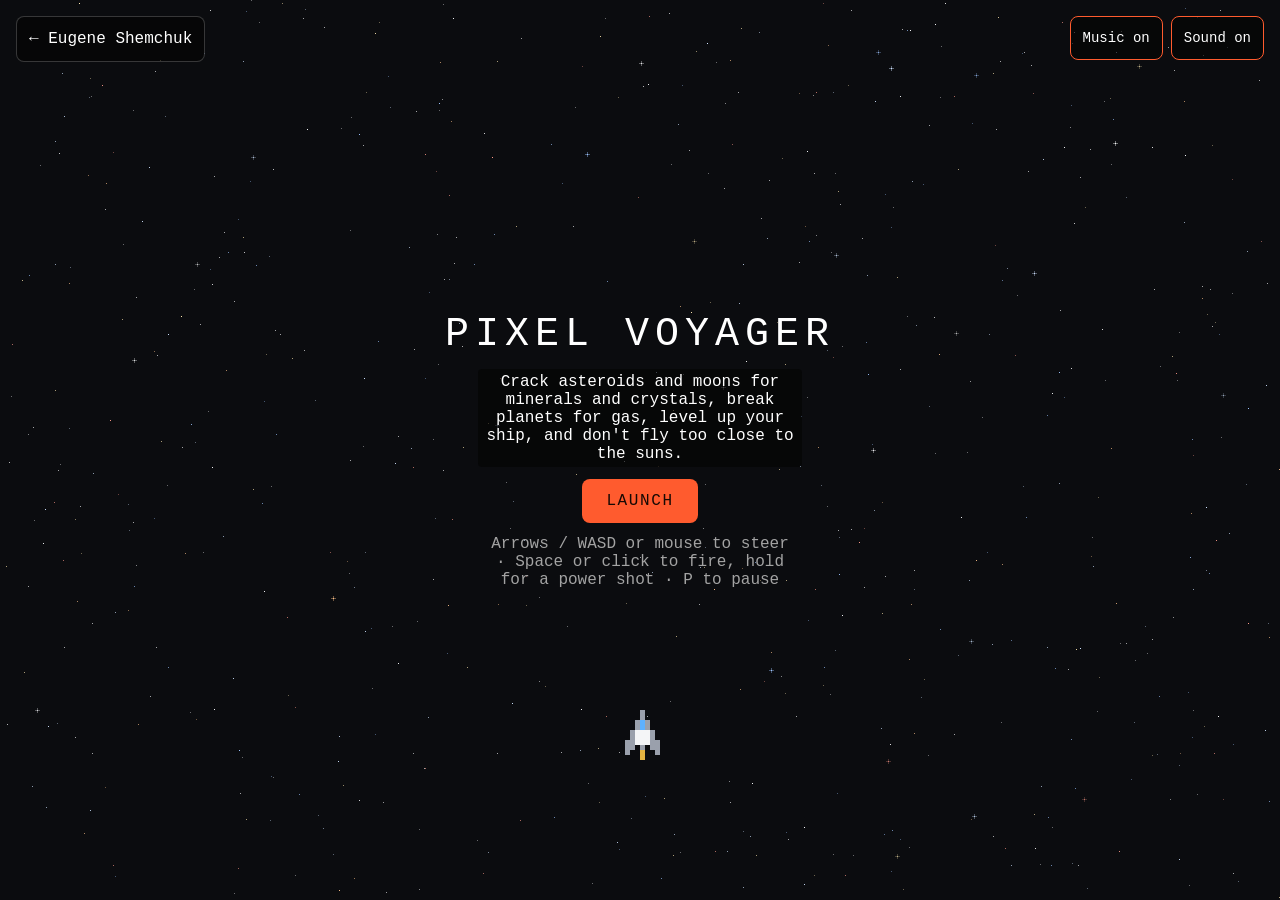
<file: game/index.html>
<!doctype html>
<html lang="en">
<head>
  <meta charset="utf-8" />
  <meta name="viewport" content="width=device-width, initial-scale=1, viewport-fit=cover" />
  <title>Pixel Voyager · Eugene Shemchuk</title>
  <meta name="description" content="A tiny 8-bit space shooter in the browser. Crack asteroids for minerals and crystals, level up your weapons and ship, break planets and stay clear of black holes." />
  <link rel="canonical" href="https://eugeneshemchuk.github.io/Portfolio/game/" />
  <link rel="stylesheet" href="../css/tokens.css" />
  <style>
    :root { --edge-top: max(var(--space-4), env(safe-area-inset-top)); --edge-right: max(var(--space-4), env(safe-area-inset-right)); --edge-bottom: max(var(--space-4), env(safe-area-inset-bottom)); --edge-left: max(var(--space-4), env(safe-area-inset-left)); }
    html, body { margin: 0; height: 100%; overscroll-behavior: none; background: var(--color-bg); color: var(--color-text); font-family: var(--font-mono); }
    body { overflow: hidden; }
    /* Low-res canvas scaled up by an integer factor: crisp pixels. */
    canvas { position: fixed; top: 0; left: 0; display: block; image-rendering: pixelated; touch-action: none; user-select: none; -webkit-user-select: none; -webkit-tap-highlight-color: transparent; }
    /* Star field: its own canvas at screen resolution behind the pixel-art game canvas. */
    canvas.sky { width: 100vw; height: 100dvh; image-rendering: auto; pointer-events: none; }
    .ui { position: fixed; z-index: 1; font-size: var(--fs-sm); color: var(--color-text-muted); user-select: none; -webkit-user-select: none; -webkit-tap-highlight-color: transparent; }
    .back, .sound, .music { display: inline-flex; align-items: center; min-height: 44px; padding: 0 var(--space-3); color: var(--color-text); font: inherit; text-decoration: none; background: color-mix(in srgb, var(--color-bg) 70%, transparent); border: 1px solid var(--color-border); border-radius: var(--radius-md); cursor: pointer; }
    .back { top: var(--edge-top); left: var(--edge-left); }
    .audio { top: var(--edge-top); right: var(--edge-right); display: flex; gap: var(--space-2); }
    .sound[aria-pressed="true"], .music[aria-pressed="true"] { border-color: var(--color-accent); }
    .back:hover, .sound:hover, .music:hover { border-color: var(--color-accent); }
    a:focus-visible, button:focus-visible { outline: 2px solid var(--color-accent); outline-offset: 2px; }
    .hud { left: var(--edge-left); bottom: var(--edge-bottom); margin: 0; pointer-events: none; padding: var(--space-1) var(--space-2); background: color-mix(in srgb, var(--color-bg) 70%, transparent); border-radius: var(--radius-sm); }
    .hud b { color: var(--color-text); font-weight: var(--font-weight-regular); }
    .screen { position: fixed; inset: 0; z-index: 1; display: grid; place-content: center; justify-items: center; gap: var(--space-3); padding: var(--space-4); text-align: center; pointer-events: none; }
    .screen[hidden] { display: none; }
    .screen > * { margin: 0; max-width: 32ch; }
    .screen__title { color: var(--color-text); font-size: var(--fs-xl); letter-spacing: 0.15em; }
    .screen__msg { color: var(--color-text); padding: var(--space-1) var(--space-2); background: color-mix(in srgb, var(--color-bg) 70%, transparent); border-radius: var(--radius-sm); }
    .screen__keys { color: var(--color-text-muted); }
    .toast { top: calc(var(--edge-top) + 52px); left: 50%; transform: translateX(-50%); margin: 0; padding: var(--space-1) var(--space-3); color: var(--color-syntax-amber); white-space: nowrap; background: color-mix(in srgb, var(--color-bg) 80%, transparent); border: 1px solid var(--color-border); border-radius: var(--radius-sm); pointer-events: none; }
    /* Touch fire button: ring fills as the power shot charges. */
    .fire { left: var(--edge-left); bottom: calc(var(--edge-bottom) + 48px); width: 88px; height: 88px; padding: 0; color: var(--color-text); font: inherit; letter-spacing: 0.1em; border: 0; border-radius: 50%; background: radial-gradient(closest-side, color-mix(in srgb, var(--color-bg) 80%, transparent) 86%, transparent 88%), conic-gradient(var(--color-syntax-purple) calc(var(--charge, 0) * 360deg), var(--color-border) 0); touch-action: none; -webkit-touch-callout: none; }
    .fire.is-full { color: var(--color-syntax-cyan); background: radial-gradient(closest-side, color-mix(in srgb, var(--color-bg) 80%, transparent) 86%, transparent 88%), var(--color-syntax-cyan); }
    .fire:active { transform: scale(0.96); }
    .screen button { pointer-events: auto; min-height: 44px; padding: 0 var(--space-5); color: var(--color-on-button); font: inherit; letter-spacing: 0.1em; text-transform: uppercase; background: var(--color-button); border: 0; border-radius: var(--radius-md); cursor: pointer; }
    .screen button:hover { background: var(--color-button-hover); }
    @media (max-width: 30rem) {
      .audio { flex-direction: column; align-items: flex-end; }
      .toast { top: calc(var(--edge-top) + 104px); }
    }
    .sr-only { position: absolute; width: 1px; height: 1px; overflow: hidden; clip-path: inset(50%); white-space: nowrap; }
    .js .fallback { display: none; }
  </style>
  <script>document.documentElement.classList.add("js");</script>
</head>
<body>
  <h1 class="sr-only">Pixel Voyager: a tiny 8-bit space shooter</h1>
  <canvas aria-hidden="true"></canvas>
  <a class="ui back" href="../">← Eugene Shemchuk</a>
  <div class="ui audio">
    <button class="music" type="button" aria-pressed="true" hidden>Music on</button>
    <button class="sound" type="button" aria-pressed="true" hidden>Sound on</button>
  </div>
  <p class="ui hud" aria-live="off" hidden>Score <b data-score>0</b> · Lv <b data-level>1</b> · Best <b data-best>0</b></p>
  <p class="ui toast" data-toast aria-live="polite" hidden></p>
  <button class="ui fire" type="button" aria-label="Fire, hold for a power shot" hidden>FIRE</button>
  <div class="screen" data-screen hidden>
    <p class="screen__title">PIXEL VOYAGER</p>
    <p class="screen__msg" data-msg>Crack asteroids and moons for minerals and crystals, break planets for gas, level up your ship, and don't fly too close to the suns.</p>
    <button type="button" data-start>Launch</button>
    <p class="screen__keys" data-keys>Arrows / WASD or mouse to steer · Space or click to fire, hold for a power shot · P to pause</p>
  </div>
  <p class="fallback screen">Pixel Voyager is a tiny space shooter. It needs JavaScript, which this browser isn't running.</p>
  <script src="game.js" defer></script>
</body>
</html>
</file>
<file: css/tokens.css>
:root {
  /* Colour — dark-first, restrained. Checked against WCAG AA on --color-bg. */
  --color-bg: #050505;
  --color-surface: #121212;
  --color-card: #141414;      /* image wells behind logos */
  --color-card-glow: #1c1c1c; /* image wells: centre highlight */
  --color-text: #ffffff;
  --color-text-muted: #a3a3a3; /* 8.1:1 on bg */
  --color-accent: #ff5b2e;
  --color-border: rgba(255, 255, 255, 0.2);
  --color-border-soft: rgba(255, 255, 255, 0.06); /* faint hairline, decorative only */
  --canvas-opacity-narrow: 0.4; /* hero network behind text on <768px */
  --hero-scrim: color-mix(in srgb, var(--color-surface) 82%, transparent); /* soft backdrop behind hero text */
  --hero-scrim-narrow: color-mix(in srgb, var(--color-surface) 55%, transparent); /* same, <768px: text covers the card */
  --color-hash-bg: #050505;    /* hero hash cloud: darker backdrop than --color-surface */
  --color-hash-ink: #2c241f;    /* hero hash cloud: resting glyphs (decorative) */
  --color-hash-hi: #b09a88;     /* hero hash cloud: glyphs lit by hover, trail or smoke */
  --color-hash-glow: #ff5b2e;   /* hero hash cloud: click-wave colour */

  /* Aura look: soft text, a second (blue) accent for gradients and orbs, glass cards */
  --color-text-soft: #d4d4d4;   /* body copy, 14:1 on bg */
  --color-text-dim: #8f8f8f;    /* small captions, 6.2:1 on bg */
  --color-accent-soft: #fb923c; /* gradient start, labels */
  --color-accent-2: #3b82f6;    /* gradient end, orb, hover hints */
  --glass-bg: linear-gradient(145deg, rgba(255, 255, 255, 0.03), rgba(255, 255, 255, 0.01));
  --glass-flat: rgba(255, 255, 255, 0.02);
  --glass-hover: rgba(255, 255, 255, 0.06);
  --glass-border: rgba(255, 255, 255, 0.08);
  --glass-border-hover: rgba(255, 255, 255, 0.2);
  --glow-accent: 0 0 20px rgba(255, 91, 46, 0.18);
  --glow-text: 0 0 30px rgba(255, 91, 46, 0.4);
  --orb-accent: rgba(234, 88, 12, 0.2);
  --orb-accent-2: rgba(37, 99, 235, 0.15);
  --nav-bg: rgba(5, 5, 5, 0.6);
  --hero-text-backdrop: rgba(5, 5, 5, 0.82); /* feathered panel behind hero text, over the hash cloud */
  --hero-text-blur: 6px;

  /* Primary button — warm orange. Dark text 6.4:1; button vs bg 6.4:1, vs surface 5.8:1 */
  --color-button: #ff5b2e;
  --color-button-hover: #ff7346;
  --color-on-button: #160904;

  /* Syntax-style accents — used sparingly for terminal/editor colour cues. All AA-checked on bg/surface. */
  --color-syntax-green: #7ee787;
  --color-syntax-pink: #ff6ac1;
  --color-syntax-amber: #e3b341;
  --color-syntax-purple: #c792ea;
  --color-syntax-cyan: #56d4dd;
  --color-syntax-orange: #ffa657;

  /* Decorative-only traffic-light dots (terminal window chrome), no text-contrast requirement */
  --color-dot-red: #ff5f57;
  --color-dot-amber: #febc2e;
  --color-dot-green: #28c840;

  /* Font family — system stack (chosen over a self-hosted font: zero requests, zero CLS risk) */
  --font-sans: -apple-system, BlinkMacSystemFont, "Segoe UI", Roboto, Helvetica, Arial, sans-serif;
  /* Terminal chrome only — system monospace, no extra font file/request */
  --font-mono: ui-monospace, SFMono-Regular, "SF Mono", Menlo, Consolas, "Liberation Mono", monospace;
  /* Nav links — Sublime Text's default editor fonts (Menlo on Mac, Consolas on Windows) */
  --font-code: Menlo, Consolas, "DejaVu Sans Mono", "Liberation Mono", monospace;
  --font-weight-regular: 300; /* light, Aura look */
  --font-weight-bold: 500;    /* medium, headings and buttons */

  /* Type scale — fluid, clamp(min, preferred, max) */
  --fs-sm: clamp(0.8125rem, 0.78rem + 0.15vw, 0.875rem);
  --fs-base: clamp(1rem, 0.97rem + 0.15vw, 1.125rem);
  --fs-md: clamp(1.125rem, 1.05rem + 0.35vw, 1.375rem);
  --fs-lg: clamp(1.375rem, 1.2rem + 0.8vw, 1.75rem);
  --fs-xl: clamp(1.75rem, 1.45rem + 1.4vw, 2.5rem);
  --fs-2xl: clamp(2.25rem, 1.7rem + 2.4vw, 3.5rem);
  --fs-3xl: clamp(2.75rem, 1.9rem + 3.8vw, 4.75rem);
  --fs-display: clamp(3rem, 1.6rem + 7vw, 7.5rem); /* hero hook line */
  --tracking-display: -0.03em;

  --line-height-tight: 1.15;
  --line-height-snug: 1.45;
  --line-height-base: 1.6;

  /* Spacing scale — 4px base */
  --space-1: 0.25rem;
  --space-2: 0.5rem;
  --space-3: 0.75rem;
  --space-4: 1rem;
  --space-5: 1.5rem;
  --space-6: 2rem;
  --space-7: 3rem;
  --space-8: 4rem;
  --space-9: 6rem;

  /* Radii */
  --radius-sm: 4px;
  --radius-md: 8px;
  --radius-lg: 16px;
  --radius-xl: 24px;
  --radius-pill: 999px;

  /* Motion */
  --duration-fast: 120ms;
  --duration-base: 180ms;
  --duration-slow: 200ms;
  --duration-card: 400ms;   /* card lift on hover */
  --duration-image: 700ms;  /* image zoom on hover */
  --duration-marquee: 40s;  /* references marquee loop */
  --duration-float: 6s;     /* hero badge float */
  --duration-pulse: 2s;     /* hero badge dot */
  --duration-orb: 10s;      /* background orb drift */
  --ease-spring: cubic-bezier(0.175, 0.885, 0.32, 1.275);
  --ease-standard: cubic-bezier(0.4, 0, 0.2, 1);
  --duration-egg: 450ms; /* easter egg: dot hop + bubble pop */
  --ease-pop: cubic-bezier(0.34, 1.56, 0.64, 1);
  /* Hero kinetic headline: words rise from a mask, dot pops, one light sweep */
  --duration-kin: 700ms;
  --delay-kin: 150ms;
  --stagger-kin: 110ms;
  --ease-kin: cubic-bezier(0.16, 1, 0.3, 1); /* expo-out */
  --duration-kin-sweep: 1100ms;

  /* Layout */
  --content-max-width: 1200px;
  --tracking-logo: 0.2em;
  --gutter: clamp(1rem, 4vw, 1.5rem);
  --header-height: 64px;
}
</file>
<file: css/base.css>
/* Reset */
*,
*::before,
*::after {
  box-sizing: border-box;
}

* {
  margin: 0;
}

html {
  -webkit-text-size-adjust: 100%;
  scroll-behavior: smooth;
}

img,
picture,
svg,
video {
  display: block;
  max-width: 100%;
  height: auto;
}

input,
button,
textarea,
select {
  font: inherit;
}

ul[class],
ol[class] {
  list-style: none;
  padding: 0;
}

@media (prefers-reduced-motion: reduce) {
  html {
    scroll-behavior: auto;
  }

  *,
  *::before,
  *::after {
    animation-duration: 0.01ms !important;
    animation-iteration-count: 1 !important;
    transition-duration: 0.01ms !important;
    scroll-behavior: auto !important;
  }
}

/* Typography */
body {
  min-height: 100vh;
  background: var(--color-bg);
  color: var(--color-text-soft);
  font-family: var(--font-sans);
  font-weight: var(--font-weight-regular);
  font-size: var(--fs-base);
  line-height: var(--line-height-base);
}

h1,
h2,
h3,
h4 {
  color: var(--color-text);
  line-height: var(--line-height-tight);
  font-weight: var(--font-weight-bold);
  letter-spacing: -0.02em;
}

h1 {
  font-size: var(--fs-3xl);
}

h2 {
  font-size: var(--fs-xl);
  margin-bottom: var(--space-4);
}

h3 {
  font-size: var(--fs-md);
}

p {
  max-width: 65ch;
}

a {
  color: var(--color-accent);
}

a:focus-visible,
button:focus-visible,
summary:focus-visible {
  outline: 2px solid var(--color-accent);
  outline-offset: 2px;
}

.visually-hidden {
  position: absolute;
  width: 1px;
  height: 1px;
  overflow: hidden;
  clip: rect(0 0 0 0);
  white-space: nowrap;
}

/* Skip link */
.skip-link {
  position: absolute;
  top: -100%;
  left: var(--space-4);
  z-index: 100;
  padding: var(--space-2) var(--space-4);
  background: var(--color-accent);
  color: var(--color-bg);
  border-radius: var(--radius-sm);
  text-decoration: none;
  font-weight: var(--font-weight-bold);
  transition: top var(--duration-fast) var(--ease-standard);
}

.skip-link:focus {
  top: var(--space-4);
}

/* Layout primitives */
.container {
  max-width: var(--content-max-width);
  margin-inline: auto;
  padding-inline: var(--gutter);
}

main section {
  position: relative;
  padding-block: var(--space-9);
}

/* Header / nav */
.site-header {
  position: sticky;
  top: 0;
  z-index: 50;
  background: var(--nav-bg);
  -webkit-backdrop-filter: blur(12px);
  backdrop-filter: blur(12px);
  border-bottom: 1px solid var(--color-border-soft);
}

.nav {
  position: relative;
  display: flex;
  align-items: center;
  justify-content: space-between;
  gap: var(--space-4);
  max-width: var(--content-max-width);
  margin-inline: auto;
  padding-inline: var(--gutter);
  min-height: var(--header-height);
}

.nav__logo {
  display: inline-flex;
  align-items: center;
  min-height: 44px;
  font-size: var(--fs-sm);
  font-weight: var(--font-weight-regular);
  letter-spacing: var(--tracking-logo);
  text-transform: uppercase;
  text-decoration: none;
  color: var(--color-text);
  transition: color var(--duration-fast) var(--ease-standard);
}

.nav__logo:hover {
  color: var(--color-accent-soft);
}

.nav__toggle {
  display: none;
  align-items: center;
  justify-content: center;
  min-height: 44px;
  min-width: 44px;
  background: none;
  border: 1px solid var(--color-border);
  border-radius: var(--radius-pill);
  color: var(--color-text);
  padding: var(--space-2) var(--space-4);
}

.nav__menu {
  display: flex;
  flex-wrap: wrap;
  align-items: center;
  gap: var(--space-6);
}

.nav__menu a {
  display: inline-block;
  padding-block: var(--space-3);
  color: var(--color-text-muted);
  font-size: var(--fs-sm);
  text-decoration: underline 1px transparent;
  text-underline-offset: 6px;
  transition: color var(--duration-fast) var(--ease-standard),
    text-decoration-color var(--duration-fast) var(--ease-standard);
}

.nav__menu a:hover,
.nav__menu a.is-active {
  color: var(--color-text);
}

.nav__menu a.is-active {
  text-decoration-color: var(--color-accent);
}

.nav__menu .nav__cta {
  display: inline-flex;
  align-items: center;
  min-height: 44px;
  padding: 0 var(--space-5);
  border: 1px solid var(--color-border);
  border-radius: var(--radius-pill);
  color: var(--color-text);
  font-weight: var(--font-weight-bold);
  text-decoration: none;
  transition: background var(--duration-fast) var(--ease-standard);
}

.nav__menu .nav__cta:hover {
  background: var(--glass-hover);
}

@media (max-width: 900px) {
  html.js .nav__toggle {
    display: inline-flex;
  }

  html.js .nav__menu {
    display: none;
    position: absolute;
    top: 100%;
    left: 0;
    right: 0;
    flex-direction: column;
    gap: var(--space-4);
    padding: var(--space-4) var(--gutter);
    background: var(--color-bg);
    border-bottom: 1px solid var(--color-border-soft);
  }

  html.js .nav__menu .nav__cta {
    align-self: flex-start;
  }

  html.js .nav__menu.is-open {
    display: flex;
  }
}

/* Footer */
.site-footer {
  border-top: 1px solid var(--color-border-soft);
  padding: var(--space-6) var(--gutter);
  text-align: center;
  color: var(--color-text-muted);
  font-size: var(--fs-sm);
}

.site-footer p {
  margin-inline: auto;
}

/* Buttons */
.button {
  display: inline-flex;
  align-items: center;
  justify-content: center;
  gap: var(--space-2);
  min-height: 44px;
  padding: var(--space-3) var(--space-6);
  border: 1px solid transparent;
  border-radius: var(--radius-pill);
  font-size: var(--fs-sm);
  text-decoration: none;
  font-weight: var(--font-weight-bold);
  cursor: pointer;
  transition: background var(--duration-fast) var(--ease-standard),
    color var(--duration-fast) var(--ease-standard),
    border-color var(--duration-fast) var(--ease-standard),
    transform var(--duration-slow) var(--ease-standard);
}

/* Glass pill with an orange rim and glow */
.button--primary {
  background: var(--glass-flat);
  color: var(--color-text);
  border-color: color-mix(in srgb, var(--color-accent) 35%, transparent);
  box-shadow: var(--glow-accent);
}

.button--primary:hover {
  border-color: var(--color-accent);
  background: color-mix(in srgb, var(--color-accent) 12%, transparent);
}

.button--secondary {
  background: var(--glass-flat);
  color: var(--color-text);
  border-color: var(--color-border);
}

.button--secondary:hover {
  background: var(--glass-hover);
}

/* Solid white pill, used once for the final call to action */
.button--light {
  background: var(--color-text);
  color: var(--color-bg);
}

.button--light:hover {
  transform: scale(1.04);
}

/* Terminal window chrome — reused across hero + work cards */
.terminal {
  background: var(--color-surface);
  border: 1px solid var(--color-border);
  border-radius: var(--radius-md);
  overflow: hidden;
}

.terminal__bar {
  display: flex;
  align-items: center;
  gap: var(--space-2);
  padding: var(--space-3) var(--space-4);
  background: var(--color-bg);
  border-bottom: 1px solid var(--color-border);
}

.terminal__dot {
  width: 10px;
  height: 10px;
  border-radius: 50%;
  flex-shrink: 0;
}

.terminal__dot:nth-child(1) {
  background: var(--color-dot-red);
}

.terminal__dot:nth-child(2) {
  background: var(--color-dot-amber);
}

.terminal__dot:nth-child(3) {
  background: var(--color-dot-green);
}

/* Easter egg (js/egg.js): clicked dots hop, a bubble pops up then dissolves */
.terminal__dot.is-hopping {
  animation: dot-hop var(--duration-egg) var(--ease-standard);
}

@keyframes dot-hop {
  30% { transform: translateY(-9px) scale(1.15); }
  55% { transform: translateY(0) scale(1.2, 0.8); }
  75% { transform: translateY(-3px); }
}

/* Pixel-dissolve overlays (js/egg.js); bubbles sit above the sticky header */
.pixel-overlay {
  position: absolute;
  z-index: 40;
  pointer-events: none;
}

.egg {
  z-index: 60;
  transform-origin: var(--egg-origin, 50% 100%);
  animation: egg-pop var(--duration-egg) var(--ease-pop);
}

@keyframes egg-pop {
  from { transform: translateY(8px) scale(0.4); opacity: 0; }
}

.terminal__title {
  margin-left: var(--space-2);
  font-family: var(--font-mono);
  font-size: var(--fs-sm);
  color: var(--color-text-muted);
  overflow: hidden;
  text-overflow: ellipsis;
  white-space: nowrap;
}

.terminal__body {
  padding: var(--space-6) var(--space-5);
}

/* Prompt-style eyebrow label, precedes section headings */
.eyebrow {
  display: block;
  font-family: var(--font-mono);
  font-size: var(--fs-sm);
  color: var(--color-accent);
  margin-bottom: var(--space-3);
}

.eyebrow::first-letter {
  color: var(--color-syntax-green);
}

.eyebrow--typed {
  display: inline-block;
  overflow: hidden;
  white-space: nowrap;
  border-right: 2px solid var(--color-accent);
  width: 0;
  animation: typing 0.6s steps(var(--type-steps, 10)) 0.15s both,
    caret-blink 0.8s step-end infinite;
}

@keyframes typing {
  from {
    width: 0;
  }
  to {
    width: var(--type-width, 10ch);
  }
}

@keyframes caret-blink {
  50% {
    border-color: transparent;
  }
}

/* Scroll reveal — progressive enhancement only, gated on html.js */
html.js .reveal {
  opacity: 0;
  transform: translateY(12px);
  transition: opacity var(--duration-slow) var(--ease-standard),
    transform var(--duration-slow) var(--ease-standard);
}

html.js .reveal.is-visible {
  opacity: 1;
  transform: none;
}
</file>
<file: css/sections.css>
/* ==========================================================================
   Shared: background orbs, section heads, glass card, scroll reveal
   ========================================================================== */

/* Two soft blurred orbs fixed behind the page; decoration only */
.orbs {
  position: fixed;
  inset: 0;
  z-index: -1;
  overflow: hidden;
  pointer-events: none;
}

.orb {
  position: absolute;
  border-radius: 50%;
  filter: blur(80px);
  opacity: 0.4;
  animation: orb-move var(--duration-orb) ease-in-out infinite alternate;
}

.orb--accent {
  top: -10%;
  left: -10%;
  width: 40vw;
  height: 40vw;
  background: var(--orb-accent);
}

.orb--blue {
  right: -10%;
  bottom: -10%;
  width: 50vw;
  height: 50vw;
  background: var(--orb-accent-2);
  animation-delay: -5s;
}

@keyframes orb-move {
  to { transform: translate(30px, -50px) scale(1.2); }
}

.section-head {
  margin-bottom: var(--space-7);
}

.section-head p {
  color: var(--color-text-muted);
}

.section-head--center {
  text-align: center;
}

.section-head--center p {
  margin-inline: auto;
}

/* Glass card: faint gradient, hairline border, springy lift on hover */
.tile,
.expertise__card,
.work__card,
.recent__card,
.other-work__group,
.testimonial,
.about__stats > div {
  background: var(--glass-bg);
  border: 1px solid var(--glass-border);
  border-radius: var(--radius-lg);
}

/* ==========================================================================
   #hero
   ========================================================================== */

#hero {
  display: flex;
  align-items: center;
  justify-content: center;
  min-height: calc(100svh - var(--header-height));
  padding-block: var(--space-8);
  overflow: hidden;
  background: var(--color-hash-bg);
}

.hero__hash {
  position: absolute;
  inset: 0;
  width: 100%;
  height: 100%;
  pointer-events: none;
}

/* Dark ellipse behind the text so it reads over the hash cloud */
.hero__scrim {
  position: absolute;
  inset: 0;
  pointer-events: none;
  background: radial-gradient(ellipse 55% 45% at 50% 50%,
    color-mix(in srgb, var(--color-bg) 85%, transparent) 0%,
    color-mix(in srgb, var(--color-bg) 40%, transparent) 60%,
    transparent 100%);
}

.hero__content {
  position: relative;
  display: flex;
  flex-direction: column;
  align-items: center;
  max-width: var(--content-max-width);
  padding: var(--space-7) var(--gutter);
  text-align: center;
  z-index: 1; /* own stacking context, so the panel below sits over the canvas */
}

/* Dark, blurred panel behind the text; edges fade out so it has no hard box */
.hero__content::before {
  content: "";
  position: absolute;
  inset: calc(-1 * var(--space-7)) calc(-1 * var(--space-8));
  z-index: -1;
  background: var(--hero-text-backdrop);
  -webkit-backdrop-filter: blur(var(--hero-text-blur));
  backdrop-filter: blur(var(--hero-text-blur));
  -webkit-mask-image: radial-gradient(closest-side, #000 65%, transparent 100%);
  mask-image: radial-gradient(closest-side, #000 65%, transparent 100%);
  pointer-events: none;
}

.hero__badge {
  display: inline-flex;
  align-items: center;
  gap: var(--space-2);
  max-width: none;
  margin-bottom: var(--space-6);
  padding: var(--space-1) var(--space-3);
  border: 1px solid var(--glass-border);
  border-radius: var(--radius-pill);
  background: var(--glass-flat);
  color: var(--color-text-muted);
  font-size: var(--fs-sm);
  animation: float var(--duration-float) ease-in-out infinite;
}

@keyframes float {
  50% { transform: translateY(-12px); }
}

.hero__pulse {
  width: 8px;
  height: 8px;
  flex: none;
  border-radius: 50%;
  background: var(--color-accent);
  animation: pulse var(--duration-pulse) ease-in-out infinite;
}

@keyframes pulse {
  50% { opacity: 0.4; }
}

.hero__display {
  max-width: none;
  margin-bottom: var(--space-5);
  color: var(--color-text);
  font-size: var(--fs-display);
  font-weight: var(--font-weight-bold);
  line-height: 1.1;
  letter-spacing: var(--tracking-display);
}

.hero__gradient {
  background: linear-gradient(90deg, var(--color-accent-soft), var(--color-accent), var(--color-accent-2));
  -webkit-background-clip: text;
  background-clip: text;
  color: transparent;
  text-shadow: var(--glow-text);
}

/* h1 carries name + role for search; styled as a quiet subline */
.hero__title {
  margin-bottom: var(--space-7);
  color: var(--color-text-muted);
  font-size: var(--fs-md);
  font-weight: var(--font-weight-regular);
  letter-spacing: 0;
}

.hero__title span + span::before {
  content: "|";
  margin-inline: var(--space-3);
  opacity: 0.5;
}

.hero__cta {
  display: flex;
  flex-wrap: wrap;
  justify-content: center;
  gap: var(--space-4);
}

@media (max-width: 600px) {
  .hero__title span {
    display: block;
  }

  .hero__title span + span::before {
    content: none;
  }

  .hero__cta,
  .hero__cta .button {
    width: 100%;
  }
}

/* ==========================================================================
   .tiles (capability tiles under the hero)
   ========================================================================== */

.tiles {
  padding-block: var(--space-8);
}

.tiles__grid {
  display: grid;
  grid-template-columns: repeat(auto-fit, minmax(min(240px, 100%), 1fr));
  gap: var(--space-5);
}

.tile {
  position: relative;
  display: flex;
  flex-direction: column;
  justify-content: flex-end;
  min-height: 12rem;
  padding: var(--space-5);
  overflow: hidden;
  color: var(--color-accent);
  transition: transform var(--duration-slow) var(--ease-standard),
    border-color var(--duration-card) var(--ease-spring);
}

.tile--blue {
  color: var(--color-accent-2);
}

.tile:hover {
  border-color: var(--glass-border-hover);
}

.tile__icon {
  position: absolute;
  top: var(--space-5);
  right: var(--space-5);
  opacity: 0.25;
  transition: opacity var(--duration-card) var(--ease-standard);
}

.tile:hover .tile__icon {
  opacity: 1;
}

.tile h3 {
  margin-bottom: var(--space-1);
}

/* Whole tile is the link target */
.tile__link {
  color: var(--color-text);
  text-decoration: none;
}

.tile__link::after {
  content: "";
  position: absolute;
  inset: 0;
  border-radius: inherit;
}

.tile p {
  color: var(--color-text-dim);
  font-size: var(--fs-sm);
}

/* ==========================================================================
   #about
   ========================================================================== */

#about {
  border-top: 1px solid var(--color-border-soft);
}

.about__grid {
  display: grid;
  gap: var(--space-8);
  align-items: center;
}

@media (min-width: 900px) {
  .about__grid {
    grid-template-columns: 1fr 1fr;
  }
}

#about h2 {
  font-size: var(--fs-xl);
}

.about__bio {
  margin-bottom: var(--space-6);
  color: var(--color-text-muted);
}

.about__stats {
  display: flex;
  flex-wrap: wrap;
  gap: var(--space-4);
  margin-bottom: var(--space-5);
}

.about__stats > div {
  display: flex;
  flex-direction: column-reverse;
  padding: var(--space-3) var(--space-4);
  border-radius: var(--radius-md);
}

.about__stats dd {
  color: var(--color-text);
  font-size: var(--fs-lg);
  font-weight: var(--font-weight-bold);
}

.about__stats dt,
.about__clients {
  color: var(--color-text-dim);
  font-size: var(--fs-sm);
}

.about__frame {
  justify-self: center;
  padding: var(--space-3);
  border: 1px solid var(--glass-border);
  border-radius: var(--radius-xl);
  background: var(--glass-bg);
  box-shadow: var(--glow-accent);
}

.about__frame img {
  width: 320px;
  aspect-ratio: 1;
  object-fit: cover;
  border-radius: var(--radius-lg);
}

/* ==========================================================================
   #expertise
   ========================================================================== */

#expertise {
  background: var(--glass-flat);
}

.expertise__grid {
  display: grid;
  gap: var(--space-5);
}

@media (min-width: 768px) {
  .expertise__grid {
    grid-template-columns: 1fr 1fr;
  }
}

.expertise__card {
  --card-accent: var(--color-accent);
  padding: var(--space-6);
  transition: transform var(--duration-card) var(--ease-spring),
    border-color var(--duration-card) var(--ease-standard);
}

.expertise__card--blue {
  --card-accent: var(--color-accent-2);
}

.expertise__card:hover {
  transform: translateY(-6px);
  border-color: color-mix(in srgb, var(--card-accent) 25%, transparent);
}

.expertise__icon {
  margin-bottom: var(--space-5);
  color: var(--color-text-muted);
  transition: color var(--duration-slow) var(--ease-standard);
}

.expertise__card:hover .expertise__icon {
  color: var(--card-accent);
}

.expertise__card h3 {
  margin-bottom: var(--space-2);
}

.expertise__card p {
  color: var(--color-text-dim);
  font-size: var(--fs-sm);
  line-height: var(--line-height-base);
}

/* ==========================================================================
   #work (client work + #recent, filtered by tabs in nav.js)
   ========================================================================== */

.work__header {
  display: flex;
  flex-wrap: wrap;
  align-items: flex-end;
  justify-content: space-between;
  gap: var(--space-5);
  margin-bottom: var(--space-7);
}

.work__header p {
  color: var(--color-text-muted);
}

/* Tabs only work with JS, so they are hidden without it */
.work__tabs {
  display: none;
}

html.js .work__tabs {
  display: flex;
  flex-wrap: wrap;
  gap: var(--space-1);
  padding: var(--space-1);
  border: 1px solid var(--glass-border);
  border-radius: var(--radius-md);
  background: var(--glass-flat);
}

.work__tab {
  min-height: 44px;
  padding: 0 var(--space-4);
  border: 0;
  border-radius: var(--radius-md);
  background: none;
  color: var(--color-text-muted);
  font-size: var(--fs-sm);
  cursor: pointer;
  transition: background var(--duration-fast) var(--ease-standard),
    color var(--duration-fast) var(--ease-standard);
}

.work__tab:hover,
.work__tab[aria-pressed="true"] {
  color: var(--color-text);
}

.work__tab[aria-pressed="true"] {
  background: var(--glass-hover);
  font-weight: var(--font-weight-bold);
}

.work__group + .work__group {
  margin-top: var(--space-8);
}

.work__group[hidden] {
  display: none;
}

.work__group-title {
  margin-bottom: var(--space-5);
  color: var(--color-text-muted);
  font-size: var(--fs-sm);
  font-weight: var(--font-weight-regular);
  letter-spacing: var(--tracking-logo);
  text-transform: uppercase;
}

.work__grid {
  display: grid;
  gap: var(--space-5);
}

@media (min-width: 768px) {
  .work__grid {
    grid-template-columns: 1fr 1fr;
  }
}

.work__card {
  overflow: hidden;
  transition: border-color var(--duration-card) var(--ease-standard);
}

.work__card:hover {
  border-color: var(--glass-border-hover);
}

/* Image well: logos sit centred on a lifted tone, never cropped */
.work__media {
  aspect-ratio: 16 / 9;
  overflow: hidden;
  background: radial-gradient(circle at 50% 50%, var(--color-card-glow), var(--color-card));
}

.work__visual {
  width: 100%;
  height: 100%;
  object-fit: contain;
  opacity: 0.85;
  transition: transform var(--duration-image) var(--ease-standard),
    opacity var(--duration-slow) var(--ease-standard);
}

.work__card:hover .work__visual {
  opacity: 1;
  transform: scale(1.04);
}

.work__content {
  padding: var(--space-5) var(--space-6) var(--space-6);
}

.work__client {
  margin-bottom: var(--space-1);
  color: var(--color-accent-soft);
  font-size: var(--fs-sm);
  font-weight: var(--font-weight-bold);
  letter-spacing: var(--tracking-logo);
  text-transform: uppercase;
}

.work__card h4 {
  margin-bottom: var(--space-4);
  font-size: var(--fs-md);
}

.work__fields {
  display: grid;
  gap: var(--space-3);
}

.work__fields dt {
  color: var(--color-text);
  font-size: var(--fs-sm);
  font-weight: var(--font-weight-bold);
}

.work__fields dd {
  color: var(--color-text-dim);
  font-size: var(--fs-sm);
}

.work__link {
  display: inline-flex;
  align-items: center;
  min-height: 44px;
  margin-top: var(--space-3);
  color: var(--color-text);
  font-size: var(--fs-sm);
  text-decoration: none;
}

.work__link:hover {
  color: var(--color-accent-soft);
}

.recent__grid {
  display: grid;
  grid-template-columns: repeat(auto-fill, minmax(min(340px, 100%), 1fr));
  gap: var(--space-5);
}

.recent__card {
  position: relative;
  display: flex;
  align-items: flex-start;
  gap: var(--space-4);
  padding: var(--space-5);
  transition: border-color var(--duration-card) var(--ease-standard);
}

.recent__card:hover {
  border-color: color-mix(in srgb, var(--color-accent) 30%, transparent);
}

.recent__thumb {
  flex: none;
  border-radius: var(--radius-md);
}

.recent__card h4 {
  margin-bottom: var(--space-1);
  font-size: var(--fs-base);
}

/* Whole card is the link target */
.recent__link {
  color: var(--color-text);
  text-decoration: none;
}

.recent__link span {
  color: var(--color-text-dim);
  transition: color var(--duration-fast) var(--ease-standard);
}

.recent__card:hover .recent__link span {
  color: var(--color-accent-soft);
}

.recent__link::after {
  content: "";
  position: absolute;
  inset: 0;
  border-radius: inherit;
}

/* Two lines in the card; the full text stays in the HTML for crawlers */
.recent__card p {
  display: -webkit-box;
  -webkit-box-orient: vertical;
  -webkit-line-clamp: 2;
  line-clamp: 2;
  overflow: hidden;
  color: var(--color-text-dim);
  font-size: var(--fs-sm);
}

.work__footer {
  display: flex;
  flex-wrap: wrap;
  align-items: center;
  justify-content: space-between;
  gap: var(--space-5);
  margin-top: var(--space-7);
}

.work__github {
  display: inline-flex;
  align-items: center;
  min-height: 44px;
  color: var(--color-text-muted);
  font-size: var(--fs-sm);
  text-decoration: none;
}

.work__github:hover {
  color: var(--color-text);
}

.work__cta {
  display: flex;
  flex-wrap: wrap;
  align-items: center;
  gap: var(--space-4);
  max-width: none;
  color: var(--color-text-muted);
}

/* ==========================================================================
   #other-work
   ========================================================================== */

#other-work {
  border-top: 1px solid var(--color-border-soft);
}

#other-work > .container > p {
  margin-bottom: var(--space-7);
  color: var(--color-text-muted);
}

.other-work__groups {
  display: grid;
  gap: var(--space-5);
}

@media (min-width: 900px) {
  .other-work__groups {
    grid-template-columns: 1fr 1fr;
    align-items: start;
  }
}

.other-work__group {
  padding: var(--space-6);
}

.other-work__group h3 {
  margin-bottom: var(--space-5);
  color: var(--color-text-muted);
  font-size: var(--fs-sm);
  font-weight: var(--font-weight-regular);
  letter-spacing: var(--tracking-logo);
  text-transform: uppercase;
}

.other-work__list {
  display: grid;
  gap: var(--space-5);
}

.other-work__list li {
  display: flex;
  align-items: flex-start;
  gap: var(--space-4);
}

.other-work__thumb {
  flex: none;
  border-radius: var(--radius-md);
}

.other-work__name {
  display: inline-flex;
  align-items: center;
  min-height: 44px;
  margin-top: calc(-1 * var(--space-2));
  color: var(--color-text);
  font-weight: var(--font-weight-bold);
  text-decoration: none;
}

.other-work__name:hover {
  color: var(--color-accent-soft);
}

.other-work__desc {
  color: var(--color-text-dim);
  font-size: var(--fs-sm);
}

/* ==========================================================================
   #references (marquee built by nav.js; static grid without JS or with reduced motion)
   ========================================================================== */

#references {
  border-top: 1px solid var(--color-border-soft);
}

.marquee {
  overflow: hidden;
  padding-inline: var(--gutter);
}

.marquee__track {
  display: grid;
  gap: var(--space-5);
  max-width: var(--content-max-width);
  margin-inline: auto;
}

@media (min-width: 768px) {
  .marquee__track {
    grid-template-columns: 1fr 1fr;
  }
}

.marquee.is-running {
  padding-inline: 0;
}

.marquee.is-running .marquee__track {
  display: flex;
  width: max-content;
  max-width: none;
  animation: marquee var(--duration-marquee) linear infinite;
}

.marquee.is-running:hover .marquee__track {
  animation-play-state: paused;
}

/* Margin, not gap, so both halves are exactly equal and the -50% loop has no jump */
.marquee.is-running .marquee__track {
  gap: 0;
}

.marquee.is-running .testimonial {
  flex: none;
  width: min(28rem, 85vw);
  margin-right: var(--space-5);
}

@keyframes marquee {
  to { transform: translateX(-50%); }
}

.testimonial {
  padding: var(--space-6);
}

.testimonial p {
  max-width: none;
  margin-bottom: var(--space-4);
  color: var(--color-text-soft);
}

.testimonial footer {
  color: var(--color-text);
  font-size: var(--fs-sm);
  font-weight: var(--font-weight-bold);
}

.references__note {
  margin-top: var(--space-6);
  color: var(--color-text-dim);
  font-size: var(--fs-sm);
  text-align: center;
  margin-inline: auto;
}

/* ==========================================================================
   #faq
   ========================================================================== */

#faq .container {
  max-width: 52rem;
}

.faq__toggle {
  display: none;
}

html.js .faq__toggle {
  display: inline-flex;
  margin-bottom: var(--space-6);
}

html.js .faq__reveal {
  display: grid;
  grid-template-rows: 0fr;
  transition: grid-template-rows var(--duration-slow) var(--ease-standard);
}

html.js .faq__reveal > .faq__list {
  overflow: hidden;
  min-height: 0;
}

html.js .faq__reveal.is-open {
  grid-template-rows: 1fr;
}

.faq__list {
  border-top: 1px solid var(--glass-border);
}

.faq__item {
  border-bottom: 1px solid var(--glass-border);
}

.faq__item summary {
  display: flex;
  align-items: center;
  gap: var(--space-3);
  min-height: 44px;
  padding-block: var(--space-4);
  color: var(--color-text);
  font-weight: var(--font-weight-bold);
  cursor: pointer;
  list-style: none;
}

.faq__item summary::-webkit-details-marker {
  display: none;
}

.faq__item summary::before {
  content: "+";
  flex-shrink: 0;
  width: 1ch;
  color: var(--color-accent);
}

.faq__item[open] summary::before {
  content: "−";
}

.faq__item p {
  padding-bottom: var(--space-4);
  color: var(--color-text-muted);
}

/* ==========================================================================
   #contact
   ========================================================================== */

#contact {
  padding-block: var(--space-9) calc(var(--space-9) + var(--space-6));
  text-align: center;
}

#contact h2 {
  font-size: var(--fs-3xl);
  letter-spacing: var(--tracking-display);
}

.contact__lede {
  margin: 0 auto var(--space-7);
  max-width: 34rem;
  color: var(--color-text-muted);
}

.contact__cta {
  min-height: 52px;
  margin-bottom: var(--space-8);
  padding-inline: var(--space-7);
}

.contact__links {
  display: flex;
  flex-wrap: wrap;
  justify-content: center;
  gap: var(--space-4);
}

.contact__links a {
  display: inline-flex;
  align-items: center;
  gap: var(--space-2);
  min-height: 48px;
  padding: 0 var(--space-5);
  border: 1px solid var(--glass-border);
  border-radius: var(--radius-pill);
  background: var(--glass-bg);
  color: var(--color-text-muted);
  font-size: var(--fs-sm);
  text-decoration: none;
  transition: color var(--duration-fast) var(--ease-standard),
    border-color var(--duration-fast) var(--ease-standard);
}

.contact__links a:hover {
  color: var(--color-text);
  border-color: var(--glass-border-hover);
}

/* ==========================================================================
   Footer
   ========================================================================== */

.site-footer {
  background: var(--nav-bg);
}

.site-footer__name {
  margin-bottom: var(--space-1);
  color: var(--color-text);
  font-size: var(--fs-md);
  letter-spacing: var(--tracking-logo);
  text-transform: uppercase;
  opacity: 0.8;
}
</file>
